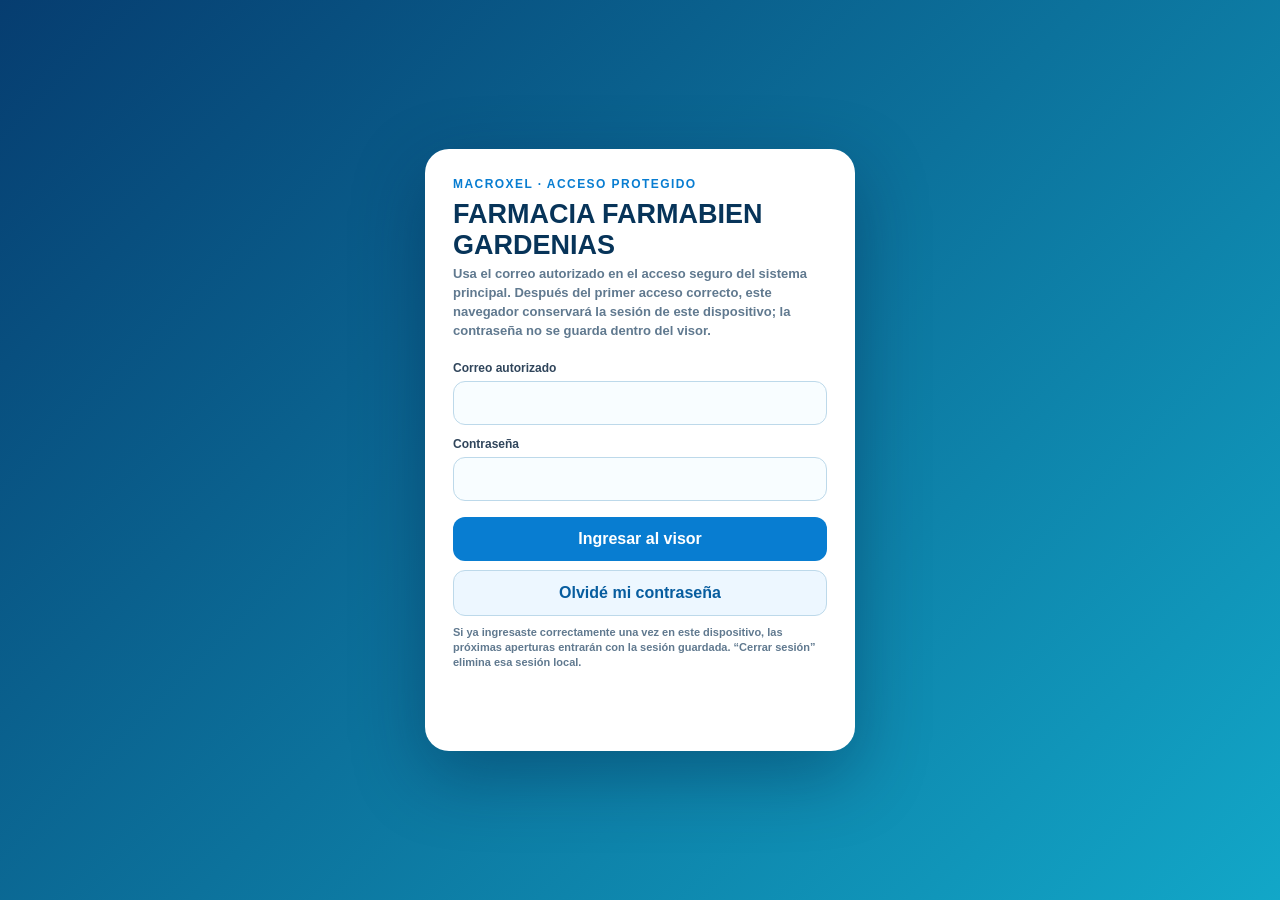
<file: docs/index.html>
<!doctype html>
<html lang="es">
<head>
<meta charset="utf-8">
<meta name="viewport" content="width=device-width,initial-scale=1,viewport-fit=cover">
<title>Macroxel — Visor de Ventas Farmacia</title>
<link rel="icon" type="image/png" href="[data-uri]">
<link rel="apple-touch-icon" href="[data-uri]">
<style>
:root{--bg:#eaf8ff;--card:#fff;--ink:#073459;--mut:#60798f;--edge:#b9ddf3;--blue:#1689f7;--green:#18c978;--red:#e84662;--amber:#f5aa16;--shadow:0 10px 24px rgba(29,82,118,.12)}
[hidden]{display:none!important}
*{box-sizing:border-box}body{margin:0;background:linear-gradient(180deg,#eaf8ff,#f8fdff);font-family:Arial,Helvetica,sans-serif;color:var(--ink);font-weight:800}.app{max-width:1120px;margin:auto;padding:14px}.top{display:flex;align-items:center;justify-content:space-between;gap:10px;margin:2px 0 12px}.brand{display:flex;align-items:center;gap:10px}.logo{width:48px;height:48px;border-radius:14px;overflow:hidden;flex:0 0 auto;box-shadow:0 6px 16px rgba(4,31,78,.28);background:#071b48;border:0;padding:0;cursor:pointer;appearance:none;-webkit-appearance:none;transition:transform .15s ease,box-shadow .15s ease}.logo:hover{transform:translateY(-1px);box-shadow:0 8px 19px rgba(4,31,78,.32)}.logo:active{transform:translateY(0)}.logo:focus-visible{outline:3px solid #49b8f5;outline-offset:3px}.logo img{display:block;width:100%;height:100%;object-fit:cover}.brand h1{font-size:25px;line-height:1;margin:0}.brand small{color:var(--mut);font-weight:800}.status{display:inline-flex;align-items:center;gap:7px;border:1px solid var(--edge);background:#fff;border-radius:999px;padding:7px 13px;color:var(--mut);font-size:12px}.dot{width:10px;height:10px;border-radius:50%;background:var(--red);box-shadow:0 0 10px currentColor}.dot.ok{background:var(--green)}.dot.warn{background:var(--amber)}
.tabs{display:grid;grid-template-columns:repeat(5,1fr);gap:10px;margin:12px 0}.tab{border:1px solid var(--edge);background:#fff;border-radius:18px;padding:14px 10px;box-shadow:var(--shadow);cursor:pointer;color:var(--ink);font-weight:900}.tab.active{background:#dff4ff;border-color:#49b8f5}.box{background:#ffffffd9;border:1px solid var(--edge);border-radius:22px;box-shadow:var(--shadow);padding:14px}.hidden{display:none!important}.toolbar{display:grid;grid-template-columns:1fr 1fr 1.3fr auto;gap:10px;margin-bottom:12px}.field label{display:block;font-size:11px;color:var(--mut);margin:0 0 5px;text-transform:uppercase}input,select,button,textarea{font:inherit}input,select,textarea{width:100%;border:1px solid var(--edge);border-radius:14px;padding:10px 12px;background:#f8fdff;color:var(--ink);font-weight:900}textarea{min-height:112px;resize:vertical;line-height:1.4}.btn{border:0;border-radius:14px;padding:10px 14px;color:#fff;background:#17283a;cursor:pointer;font-weight:900}.btn.blue{background:linear-gradient(180deg,#31a4ff,#1376e9)}.btn.green{background:linear-gradient(180deg,#27ca75,#109a4f)}.head{display:flex;justify-content:space-between;align-items:flex-start;gap:10px;margin-bottom:10px}.head h2{font-size:25px;margin:0}.sub{color:var(--mut);font-size:13px}.updated{border:1px solid var(--edge);background:#f5fbff;border-radius:999px;padding:8px 12px;color:var(--mut);font-size:12px}.bar{border:1px solid var(--edge);background:#f7fcff;border-radius:16px;padding:11px 14px;margin:10px 0;font-size:15px}.section{font-size:20px;margin:18px 0 10px}.grid{display:grid;grid-template-columns:repeat(3,1fr);gap:12px}.card{background:linear-gradient(180deg,#fff,#f4fbff);border:1px solid var(--edge);border-radius:24px;padding:14px;min-height:112px;display:flex;flex-direction:column;justify-content:center;text-align:center;box-shadow:0 7px 18px rgba(29,82,118,.06)}.label{font-size:12px;color:#3d5267;text-transform:uppercase}.value{font-size:29px;margin:9px 0 4px}.hint{font-size:12px;color:var(--mut);font-weight:700}table{width:100%;border-collapse:collapse;background:#f7fcff;border-radius:16px;overflow:hidden}th{background:#dff2ff;text-align:left;font-size:12px}td,th{padding:9px;border-bottom:1px solid #d4ecfb;vertical-align:top}.storeList{display:grid;grid-template-columns:repeat(2,1fr);gap:10px}.storeCard{border:1px solid var(--edge);background:#f7fcff;border-radius:18px;padding:12px}.chartGrid{display:grid;grid-template-columns:repeat(2,1fr);gap:12px}.chartBox{border:1px solid var(--edge);background:#f7fcff;border-radius:20px;padding:13px}.chartBox.wide{grid-column:1/-1}.chartTitle{margin:0 0 10px;font-size:16px}.chartMeta{display:flex;gap:8px;flex-wrap:wrap;margin:0 0 10px}.chartPill{border:1px solid var(--edge);background:#fff;border-radius:999px;padding:6px 9px;font-size:11px;color:var(--mut)}.dailyChartScroll{overflow:hidden;padding-bottom:4px}.dailyChart{display:block;width:100%;max-width:100%;min-width:0;height:auto}.barRow{display:grid;grid-template-columns:1fr 90px;gap:5px 9px;margin-bottom:8px;font-size:12px}.barName{grid-column:1/3;white-space:normal}.barTrack{height:16px;border-radius:999px;background:#dceffb;overflow:hidden}.barFill{height:100%;border-radius:999px;background:linear-gradient(90deg,#1689f7,#19c978);min-width:2px}.barVal{text-align:right}.headActions{display:flex;align-items:center;gap:8px;flex-wrap:wrap;justify-content:flex-end}.pdfMsg{margin-top:10px}.pdfMsg:empty{display:none}.notice{border:1px solid #f7c883;background:#fff8eb;color:#864b08;border-radius:14px;padding:10px 12px;font-size:12px}.alertGrid{display:grid;grid-template-columns:minmax(220px,.75fr) minmax(320px,1.8fr);gap:12px;align-items:start}.alertActions{display:flex;gap:10px;flex-wrap:wrap;margin-top:10px}.alertActions .btn{min-width:160px}.alertPreview{margin-top:12px;border:1px solid var(--edge);background:#f7fcff;border-radius:16px;padding:12px;min-height:72px}.alertPreview.active{background:linear-gradient(180deg,#f4fff9,#effaf5);border-color:#a8dfc2}.alertPreviewTop{display:flex;align-items:center;justify-content:space-between;gap:10px;margin-bottom:8px}.alertState{display:inline-flex;align-items:center;gap:6px;border:1px solid #9eddbb;background:#e8fff2;color:#08733c;border-radius:999px;padding:5px 9px;font-size:10px;font-weight:900;letter-spacing:.4px}.alertText{font-size:16px;font-weight:900;line-height:1.4;color:#183247;white-space:pre-wrap;overflow-wrap:anywhere}.alertMeta{margin-top:8px;font-size:11px;color:var(--mut)}.charCounter{text-align:right;margin-top:5px;font-size:11px;color:var(--mut);font-weight:800}.fieldLabelRow{display:flex;align-items:center;justify-content:space-between;gap:8px;margin-bottom:5px}.fieldLabelRow label{margin:0!important}.iconBtn{width:34px;height:30px;display:inline-flex;align-items:center;justify-content:center;border:1px solid var(--edge);border-radius:10px;background:#fff;color:#9e1e32;cursor:pointer;padding:0;font-size:16px;line-height:1;box-shadow:0 3px 9px rgba(29,82,118,.08)}.iconBtn:hover{background:#fff1f3;border-color:#efb0b8}.iconBtn:active{transform:translateY(1px)}.notice.ok{border-color:#a8dfc2;background:#f0fff7;color:#08733c}.notice.error{border-color:#efb0b8;background:#fff3f5;color:#9e1e32}.empty{padding:18px;text-align:center;color:var(--mut);border:1px dashed var(--edge);border-radius:16px;background:#f7fcff}.mini{font-size:12px;color:var(--mut)}.dailyChartDetail{display:flex;align-items:center;gap:8px;flex-wrap:wrap;margin:0 0 9px;padding:8px 10px;border:1px solid var(--edge);border-radius:13px;background:#fff;font-size:11px;color:var(--mut);min-height:36px}.dailyChartDetail strong{color:var(--ink)}.dailyDetailItem{display:inline-flex;align-items:center;gap:4px;padding:4px 7px;border:1px solid #d7eaf6;border-radius:999px;background:#f7fcff;white-space:nowrap}.dailyBar{cursor:pointer;outline:none}.dailyBar .dailyHit{pointer-events:all}.dailyBar.active .dailySegment{stroke:#183247;stroke-width:1.6}.dailyBar:focus .dailySegment{stroke:#183247;stroke-width:1.6}

.compactFilters{grid-template-columns:minmax(150px,.9fr) minmax(125px,.72fr) minmax(120px,.68fr);max-width:610px;align-items:end;justify-content:start}
.compactField{display:grid;grid-template-columns:30px minmax(0,1fr);align-items:center;border:1px solid var(--edge);border-radius:14px;background:#f8fdff;overflow:hidden;min-width:0}
.compactField label{display:flex;align-items:center;justify-content:center;margin:0!important;height:100%;min-height:38px;font-size:16px!important;background:#e9f7ff;border-right:1px solid var(--edge);cursor:default;user-select:none}
.compactField input,.compactField select{border:0;border-radius:0;background:transparent;padding:8px 8px;min-width:0;height:38px;font-size:12px;outline:none}
.compactField input:focus,.compactField select:focus{box-shadow:inset 0 0 0 2px rgba(22,137,247,.2)}
.storeField{max-width:175px}.userField{max-width:180px}.dateField{max-width:205px}
@media(max-width:720px){.logoConfigPanel{margin:-2px 0 7px;padding:8px;border-radius:14px}.logoConfigGrid{grid-template-columns:1fr;gap:6px}.logoConfigGrid .btn{width:100%;padding:8px 10px}.logoConfigPanel .field label{font-size:8px}.logoConfigPanel input{height:34px;padding:6px 8px;font-size:10px}.designerCredit{font-size:9px;padding:7px 5px;margin-top:7px}.iconBtn{width:32px;height:28px;font-size:15px}.app{padding:8px}.top{margin:0 0 8px}.brand h1{font-size:18px}.brand small{font-size:11px}.logo{width:38px;height:38px;border-radius:11px}.status{font-size:10px;padding:5px 8px}.tabs{display:flex;gap:7px;overflow-x:auto;margin:8px 0;padding-bottom:2px}.tab{min-width:112px;padding:10px 8px;border-radius:15px;font-size:12px}.box{border-radius:16px;padding:9px}.toolbar{grid-template-columns:minmax(0,1.18fr) minmax(0,.88fr) minmax(0,.88fr);gap:5px;margin-bottom:7px}.compactFilters{max-width:none;width:100%}.compactField{grid-template-columns:25px minmax(0,1fr);border-radius:11px}.compactField label{min-height:34px;font-size:14px!important}.compactField input,.compactField select{height:34px;padding:5px 4px;font-size:10px}.dateField,.userField,.storeField{max-width:none}.field label{font-size:9px}.head{display:block}.head h2{font-size:18px;letter-spacing:.5px}.sub{font-size:11px}.updated{display:inline-block;margin-top:6px;font-size:10px;padding:6px 9px}.bar{font-size:12px;line-height:1.25;padding:8px 9px;border-radius:13px;margin:7px 0}.section{font-size:16px;margin:12px 0 7px}.grid{grid-template-columns:repeat(2,minmax(0,1fr));gap:7px}.card{min-height:72px;border-radius:15px;padding:8px;text-align:left}.label{font-size:9px}.value{font-size:20px;margin:5px 0 2px}.hint{font-size:9px}.storeList,.chartGrid{grid-template-columns:1fr;gap:7px}.storeCard,.chartBox{border-radius:15px;padding:9px}.chartTitle{font-size:13px}.headActions{justify-content:flex-start;margin-top:7px}.headActions .btn{width:100%}.dailyChart{width:100%;max-width:100%;min-width:0;height:auto}.dailyChartScroll{overflow:hidden}.barRow{grid-template-columns:1fr 68px;font-size:10px}.barTrack{height:12px}.alertGrid{grid-template-columns:1fr}.alertActions .btn{width:100%}.alertActions{display:grid;grid-template-columns:1fr;gap:7px}table,thead,tbody,tr,th,td{display:block;width:100%}thead{display:none}tbody tr{background:#f7fcff;border:1px solid var(--edge);border-radius:14px;margin:7px 0;padding:6px 8px}td{display:flex;justify-content:space-between;gap:10px;text-align:right;border-bottom:1px solid #d4ecfb;padding:7px 2px;font-size:11px}td:last-child{border-bottom:0}td:before{content:attr(data-label);font-weight:900;text-align:left;min-width:42%;color:#4e6173}td[colspan]{display:block;text-align:left}.dailyChartDetail{font-size:9px;padding:6px 7px;gap:5px;min-height:32px}.dailyDetailItem{padding:3px 5px}.notice{font-size:10px;padding:8px}}
.monthSummary{margin:0 0 12px}.balanceNote{margin:0 0 10px;font-size:12px;color:var(--mut);font-weight:700}.barFill.expense{background:linear-gradient(90deg,#f59b23,#e84662)}.barFill.balance{background:linear-gradient(90deg,#19c978,#1689f7)}

.cleanBarRow{grid-template-columns:minmax(95px,160px) 1fr!important}
.cleanBarRow .barTrack{min-width:0}

.logoConfigPanel{margin:-3px 0 10px;background:#ffffffed;border:1px solid var(--edge);border-radius:18px;padding:11px;box-shadow:var(--shadow)}
.logoConfigGrid{display:grid;grid-template-columns:minmax(0,1fr) auto;gap:9px;align-items:end}
.logoConfigPanel .notice{margin-top:8px}
.designerCredit{margin-top:9px;padding:8px 10px;border-top:1px solid var(--edge);text-align:center;font-size:11px;color:#455c70;line-height:1.35}
</style>
<style>
.authScreen{min-height:100vh;display:grid;place-items:center;padding:24px;background:linear-gradient(135deg,#063d70,#12a7c8)}
.authCard{width:min(430px,100%);background:#fff;border-radius:24px;padding:28px;box-shadow:0 24px 70px rgba(2,26,61,.35)}
.authCard h1{margin:8px 0 4px;font-size:27px}.authCard p{margin:0 0 20px;color:#60798f;font-size:13px;line-height:1.45}
.authCard label{display:block;margin:12px 0 6px;color:#30455b;font-size:12px}.authCard input{width:100%;height:44px;border:1px solid #bdd9ea;border-radius:12px;padding:0 12px;font:inherit}
.authCard button{width:100%;margin-top:16px;border:0;border-radius:12px;padding:13px;background:#087dd1;color:#fff;font:inherit;font-weight:900;cursor:pointer}.authCard button:disabled{opacity:.62;cursor:wait}
.authSecondary{background:#edf7ff!important;color:#075d9f!important;border:1px solid #bdd9ea!important;margin-top:9px!important}.authHint{display:block;margin-top:9px;color:#60798f;font-size:11px;line-height:1.4}.authMessage{min-height:20px;margin-top:12px!important;color:#b4232f!important}.authMessage.ok{color:#087a43!important}.authMark{font-size:12px;color:#087dd1;letter-spacing:.12em}.sessionBtn{border:1px solid #bdd9ea;background:#fff;color:#174a70;border-radius:999px;padding:7px 11px;font-weight:900;cursor:pointer}
</style>
</head>
<body>
<!-- Macroxel Visor de Ventas Farmacia: conexión operativa recibida del paquete central. -->
<section id="authScreen" class="authScreen">
  <form id="authForm" class="authCard" autocomplete="on">
    <div class="authMark">MACROXEL · ACCESO PROTEGIDO</div>
    <h1 id="authFarmacia">Visor de Ventas</h1>
    <p>Usa el correo autorizado en el acceso seguro del sistema principal. Después del primer acceso correcto, este navegador conservará la sesión de este dispositivo; la contraseña no se guarda dentro del visor.</p>
    <label for="authEmail">Correo autorizado</label><input id="authEmail" type="email" autocomplete="username" required>
    <label for="authPassword">Contraseña</label><input id="authPassword" type="password" autocomplete="current-password" minlength="6" required>
    <button id="authSubmitBtn" type="submit">Ingresar al visor</button>
    <button id="authResetBtn" class="authSecondary" type="button">Olvidé mi contraseña</button>
    <small class="authHint">Si ya ingresaste correctamente una vez en este dispositivo, las próximas aperturas entrarán con la sesión guardada. “Cerrar sesión” elimina esa sesión local.</small>
    <p id="authMessage" class="authMessage" role="status" aria-live="polite"></p>
  </form>
</section>
<div id="app" class="app" hidden>
  <header class="top">
    <div class="brand"><button id="logoConfigBtn" class="logo" type="button" title="Conexión Firebase" aria-label="Abrir conexión Firebase" aria-expanded="false"><img src="[data-uri]" alt="Logo Macroxel"></button><div><h1>Visor de Ventas Farmacia</h1><small>Reportes enviados desde FarmaControl</small></div></div>
    <div style="display:flex;align-items:center;gap:8px"><div class="status"><span id="dot" class="dot"></span><span id="status">Sin conexión</span></div><button id="logoutBtn" class="sessionBtn" type="button">Cerrar sesión</button></div>
  </header>

  <section id="logoConfigPanel" class="logoConfigPanel" aria-label="Estado de conexión">
    <div id="urlMsg" class="notice">Cargando la conexión generada por el sistema principal…</div>
    <div class="designerCredit"><strong>Diseñado Por- LIC. J. César Astudillo Guzmán. TEL: 5564216859.</strong></div>
  </section>

  <nav class="tabs">
    <button class="tab active" data-tab="resumen">📊 Resumen día</button>
    <button class="tab" data-tab="graficos">📈 Gráficos</button>
    <button class="tab" data-tab="alertas">🔔 Alertas</button>
    <button class="tab" data-tab="mensual">🧾 Mensual</button>
    <button class="tab" data-tab="sucursales">🏪 Sucursales</button>
  </nav>

  <div id="filterBar" class="toolbar compactFilters" aria-label="Filtros del monitor">
    <div class="field compactField dateField"><label for="fecha" title="Fecha" aria-label="Fecha">📅</label><input id="fecha" type="date" title="Fecha" aria-label="Fecha"></div>
    <div class="field compactField userField"><label for="usuario" title="Usuario" aria-label="Usuario">👤</label><select id="usuario" title="Usuario" aria-label="Usuario"></select></div>
    <div class="field compactField storeField"><label for="tienda" title="Tienda" aria-label="Tienda">🏪</label><select id="tienda" title="Tienda" aria-label="Tienda"></select></div>
  </div>

  <section id="tab-resumen" class="box">
    <div id="line" class="bar">Sin datos cargados.</div>
    <div class="section">📌 Indicadores principales</div>
    <div id="cards" class="grid"></div>
    <div class="section">🧾 Resumen de servicios realizados</div>
    <table id="servicesTable"></table>
    <div class="section">Detalle por usuario con ventas</div>
    <table id="userTable"></table>
  </section>

  <section id="tab-sucursales" class="box hidden">
    <div class="head"><div><h2>🏪 Sucursales</h2><div class="sub">Tiendas detectadas en reportes diarios.</div></div><div id="storeCount" class="updated">0</div></div>
    <div id="stores" class="storeList"></div>
  </section>

  <section id="tab-mensual" class="box hidden">
    <div class="head"><div><h2>🧾 Mensual</h2><div class="sub">Venta global del mes menos todos los gastos registrados: VENTA, CORTES y EXTERNO.</div></div><div class="headActions"><div id="monthLabel" class="updated">—</div><button id="monthlyPdfBtn" class="btn blue" type="button">📤 Enviar reporte PDF</button></div></div>
    <div id="monthCards" class="grid monthSummary"></div>
    <table id="monthTable"></table>
    <div id="monthlyPdfMsg" class="notice pdfMsg"></div>
  </section>

  <section id="tab-graficos" class="box hidden">
    <div class="head"><div><h2>📈 Gráficos</h2><div class="sub">Día: solo gastos VENTA. Mes: todos los gastos sobre la venta global.</div></div><div id="graphLabel" class="updated">—</div></div>
    <div id="graphGrid" class="chartGrid"></div>
  </section>

  <section id="tab-alertas" class="box hidden">
    <div class="head"><div><h2>🔔 Centro de alertas</h2><div class="sub">Comunicación directa por sucursal. Solo se conserva la alerta vigente.</div></div><div class="updated">1 alerta por sucursal</div></div>
    <div class="alertGrid">
      <div class="field"><label>Destino</label><select id="alertStore"><option value="">Sin sucursales detectadas</option></select></div>
      <div class="field"><div class="fieldLabelRow"><label>Mensaje</label><button id="clearAlertBtn" class="iconBtn" type="button" title="Limpiar mensaje" aria-label="Limpiar mensaje">🗑️</button></div><textarea id="alertMessage" maxlength="280" placeholder="Escribe una instrucción breve y clara.">Pedido Rappi pendiente. Favor de atenderlo.</textarea><div id="alertCount" class="charCounter">0 / 280</div></div>
    </div>
    <div class="alertActions">
      <button id="sendAlertBtn" class="btn blue" type="button">Publicar alerta</button>
      <button id="deleteAlertBtn" class="btn" type="button">Retirar alerta</button>
    </div>
    <div id="alertMsg" class="notice">Selecciona el destino y publica el aviso.</div>
    <div id="alertPreview" class="alertPreview"><span class="mini">Sin alerta activa.</span></div>
  </section>

</div>

<script>
(function(){
'use strict';
const $=id=>document.getElementById(id);
const BOOTSTRAP_FILE='macroxel-config.json';
const RESERVED_FIREBASE_PROJECT_PREFIX='licenciasmacroxel-';
const ALERTS_ROOT='/alertas';
const DATA={raw:{},rows:[],currentTab:'resumen'};
const RUNTIME={firebaseUrl:'',firebaseApiKey:'',tiendaId:'',pharmacyName:'Farmacia',auth:null,bootstrapReady:false};
const DEVICE_SESSION_VERSION=1;
const LAST_EMAIL_KEY='macroxelCentralViewerLastEmail';
const money=v=>Number(v||0).toLocaleString('es-MX',{style:'currency',currency:'MXN'});
const n=v=>Number(v||0).toLocaleString('es-MX');
const norm=s=>String(s??'').trim();
const isObj=x=>x&&typeof x==='object'&&!Array.isArray(x);
function num(v){if(v==null||v==='')return 0;if(typeof v==='number')return v;return Number(String(v).replace(/[^0-9.-]/g,''))||0}
function isoDate(v){if(!v)return'';v=String(v);let m=v.match(/(20\d{2})[-\/](\d{1,2})[-\/](\d{1,2})/);if(m)return `${m[1]}-${m[2].padStart(2,'0')}-${m[3].padStart(2,'0')}`;m=v.match(/(\d{1,2})[-\/](\d{1,2})[-\/](20\d{2})/);if(m)return `${m[3]}-${m[2].padStart(2,'0')}-${m[1].padStart(2,'0')}`;return''}
function ym(d){return String(d||'').slice(0,7)}
function localISODate(d=new Date()){const y=d.getFullYear(),m=String(d.getMonth()+1).padStart(2,'0'),day=String(d.getDate()).padStart(2,'0');return `${y}-${m}-${day}`}
function localDateTime(d=new Date()){return d.toLocaleString('es-MX',{year:'numeric',month:'2-digit',day:'2-digit',hour:'2-digit',minute:'2-digit',second:'2-digit'})}
function key(s){return norm(s).toUpperCase().normalize('NFD').replace(/[\u0300-\u036f]/g,'').replace(/[^A-Z0-9]+/g,'_').replace(/^_+|_+$/g,'')||'SIN_TIENDA'}
function normalizeFirebaseUrl(value){try{const u=new URL(String(value||'').trim());const host=String(u.hostname||'').toLowerCase();if(u.protocol!=='https:'||(!/^[a-z0-9-]+\.firebaseio\.com$/.test(host)&&!/^[a-z0-9-]+(?:\.[a-z0-9-]+)?\.firebasedatabase\.app$/.test(host))||host.startsWith(RESERVED_FIREBASE_PROJECT_PREFIX))return'';u.username='';u.password='';u.hash='';u.search='';u.pathname=String(u.pathname||'').replace(/\.json$/i,'').replace(/\/reportes_diarios(?:\/.*)?$/i,'').replace(/\/+$/,'');return u.toString().replace(/\/+$/,'')}catch(_){return''}}
async function fetchTimed(url,options={},timeoutMs=15000){const controller=new AbortController(),timer=setTimeout(()=>controller.abort(),timeoutMs);try{return await fetch(url,{...options,signal:controller.signal})}catch(error){if(error?.name==='AbortError')throw new Error('La validación tardó demasiado. Revisa Internet e inténtalo nuevamente.');throw error}finally{clearTimeout(timer)}}
function deviceSessionKey(){return `macroxelCentralViewerDeviceSession:${RUNTIME.tiendaId||'SIN_TIENDA'}`}
function setAuthMessage(message='',ok=false){const el=$('authMessage');el.textContent=String(message||'');el.classList.toggle('ok',!!ok)}
function rememberedEmail(){return norm(localStorage.getItem(LAST_EMAIL_KEY)||'')}
function saveDeviceSession(){if(!RUNTIME.auth?.refreshToken||!RUNTIME.tiendaId)return;const payload={version:DEVICE_SESSION_VERSION,storeId:RUNTIME.tiendaId,firebaseUrl:RUNTIME.firebaseUrl,uid:RUNTIME.auth.uid||'',email:RUNTIME.auth.email||'',refreshToken:RUNTIME.auth.refreshToken,savedAt:Date.now()};localStorage.setItem(deviceSessionKey(),JSON.stringify(payload));if(payload.email)localStorage.setItem(LAST_EMAIL_KEY,payload.email)}
function loadDeviceSession(){try{const raw=JSON.parse(localStorage.getItem(deviceSessionKey())||'null');if(Number(raw?.version)!==DEVICE_SESSION_VERSION||raw?.storeId!==RUNTIME.tiendaId||normalizeFirebaseUrl(raw?.firebaseUrl)!==RUNTIME.firebaseUrl||!raw?.refreshToken)return null;return {uid:norm(raw.uid),email:norm(raw.email),idToken:'',refreshToken:String(raw.refreshToken),expiresAt:0}}catch(_){return null}}
function clearDeviceSession({keepEmail=true}={}){try{localStorage.removeItem(deviceSessionKey())}catch(_){}sessionStorage.removeItem('macroxelSalesViewerSession');if(!keepEmail)try{localStorage.removeItem(LAST_EMAIL_KEY)}catch(_){}}
async function loadBootstrap(){localStorage.removeItem('MACROXEL_MONITOR_FIREBASE_URL');const configUrl=new URL(BOOTSTRAP_FILE,document.baseURI);configUrl.searchParams.set('t',Date.now());const response=await fetchTimed(configUrl.href,{method:'GET',cache:'no-store',headers:{Accept:'application/json'}},12000);if(!response.ok)throw new Error('No se encontró la configuración central de visores.');const config=await response.json();const firebaseUrl=normalizeFirebaseUrl(config?.firebaseUrl||config?.firebaseDatabaseUrl);const firebaseApiKey=norm(config?.firebaseApiKey);const tiendaId=norm(config?.tiendaId||config?.storeId);const modules=Array.isArray(config?.modules)?config.modules:[];if(Number(config?.version||0)!==4||config?.source!=='Macroxel FarmaControl'||config?.purpose!=='central-viewers'||!modules.includes('sales-reports')||!firebaseUrl||!firebaseApiKey||!/^[A-Za-z0-9_-]{1,160}$/.test(tiendaId))throw new Error('Publica nuevamente la carpeta central desde Configuración; falta la conexión segura de los visores.');RUNTIME.firebaseUrl=firebaseUrl;RUNTIME.firebaseApiKey=firebaseApiKey;RUNTIME.tiendaId=tiendaId;RUNTIME.pharmacyName=norm(config?.pharmacyName)||'Farmacia';RUNTIME.bootstrapReady=true;$('authFarmacia').textContent=RUNTIME.pharmacyName;$('urlMsg').textContent='✅ Conexión central cargada desde el sistema principal.';return true}
async function ensureBootstrap(){if(RUNTIME.bootstrapReady&&RUNTIME.firebaseApiKey&&RUNTIME.firebaseUrl)return true;return await loadBootstrap()}
function base(){return RUNTIME.firebaseUrl}
function setStatus(txt,cls){$('status').textContent=txt;$('dot').className='dot '+(cls||'')}
function validUrl(url){return normalizeFirebaseUrl(url)!==''}
function authError(code=''){const c=String(code||'').toUpperCase();if(c.includes('INVALID_LOGIN_CREDENTIALS')||c.includes('INVALID_PASSWORD')||c.includes('EMAIL_NOT_FOUND'))return 'Correo o contraseña incorrectos.';if(c.includes('USER_DISABLED'))return 'Este usuario está deshabilitado en Firebase Auth.';if(c.includes('TOO_MANY_ATTEMPTS'))return 'Hay demasiados intentos. Espera unos minutos e inténtalo nuevamente.';if(c.includes('EMAIL_NOT_FOUND'))return 'Ese correo no está registrado en Firebase Auth.';return 'No fue posible iniciar sesión. Revisa la conexión e inténtalo nuevamente.'}
async function identityLogin(email,password){await ensureBootstrap();email=norm(email).toLowerCase();if(!email||!password)throw new Error('Escribe el correo y la contraseña.');const response=await fetchTimed(`https://identitytoolkit.googleapis.com/v1/accounts:signInWithPassword?key=${encodeURIComponent(RUNTIME.firebaseApiKey)}`,{method:'POST',headers:{'Content-Type':'application/json'},body:JSON.stringify({email,password,returnSecureToken:true})},15000);const body=await response.json().catch(()=>({}));if(!response.ok)throw new Error(authError(body?.error?.message));if(!body?.localId||!body?.refreshToken)throw new Error('Firebase no devolvió una sesión válida.');RUNTIME.auth={uid:body.localId,email:body.email||email,idToken:body.idToken,refreshToken:body.refreshToken,expiresAt:Date.now()+(Number(body.expiresIn)||3600)*1000};sessionStorage.setItem('macroxelSalesViewerSession',JSON.stringify(RUNTIME.auth));saveDeviceSession();return true}
async function refreshAuth(){await ensureBootstrap();if(!RUNTIME.auth?.refreshToken)throw new Error('La sesión terminó. Inicia sesión nuevamente.');const response=await fetchTimed(`https://securetoken.googleapis.com/v1/token?key=${encodeURIComponent(RUNTIME.firebaseApiKey)}`,{method:'POST',headers:{'Content-Type':'application/x-www-form-urlencoded'},body:new URLSearchParams({grant_type:'refresh_token',refresh_token:RUNTIME.auth.refreshToken})},15000);const body=await response.json().catch(()=>({}));if(!response.ok)throw new Error('La sesión guardada ya no es válida. Inicia sesión nuevamente.');RUNTIME.auth={...RUNTIME.auth,uid:body.user_id||RUNTIME.auth.uid,idToken:body.id_token,refreshToken:body.refresh_token||RUNTIME.auth.refreshToken,expiresAt:Date.now()+(Number(body.expires_in)||3600)*1000};sessionStorage.setItem('macroxelSalesViewerSession',JSON.stringify(RUNTIME.auth));saveDeviceSession()}
async function sendPasswordReset(){await ensureBootstrap();const email=norm($('authEmail').value).toLowerCase();if(!email)throw new Error('Escribe primero el correo autorizado.');const response=await fetchTimed(`https://identitytoolkit.googleapis.com/v1/accounts:sendOobCode?key=${encodeURIComponent(RUNTIME.firebaseApiKey)}`,{method:'POST',headers:{'Content-Type':'application/json'},body:JSON.stringify({requestType:'PASSWORD_RESET',email})},15000);const body=await response.json().catch(()=>({}));if(!response.ok){const code=body?.error?.message||'';if(String(code).includes('EMAIL_NOT_FOUND'))throw new Error('Ese correo no está registrado en Firebase Auth.');throw new Error('No fue posible enviar el correo para restablecer la contraseña.')}localStorage.setItem(LAST_EMAIL_KEY,email);return true}
function logout(message='Sesión cerrada en este dispositivo.'){RUNTIME.auth=null;clearDeviceSession({keepEmail:true});$('app').hidden=true;$('authScreen').hidden=false;$('authPassword').value='';setAuthMessage(message,false);setStatus('Sin sesión','')}
async function firebaseRequest(path,options={},retry=true){let url=base();if(!url)throw new Error('Falta la conexión central');if(!RUNTIME.auth?.idToken)throw new Error('Debes iniciar sesión.');if(Date.now()>Number(RUNTIME.auth.expiresAt||0)-60000)await refreshAuth();const target=new URL(url+path+'.json');target.searchParams.set('auth',RUNTIME.auth.idToken);if(!options.method||options.method==='GET')target.searchParams.set('ts',Date.now());let r=await fetch(target,options);if(r.status===401&&retry){await refreshAuth();return firebaseRequest(path,options,false)}if(!r.ok)throw new Error('Firebase '+r.status+' '+r.statusText);if(r.status===204)return null;let txt=await r.text();return txt?JSON.parse(txt):null}
async function get(path){return await firebaseRequest(path,{method:'GET'})||{}}
async function put(path,value){return await firebaseRequest(path,{method:'PUT',headers:{'Content-Type':'application/json'},body:JSON.stringify(value)})}
async function remove(path){return await firebaseRequest(path,{method:'DELETE'})}
function pick(o,keys){for(const k of keys){if(o&&Object.prototype.hasOwnProperty.call(o,k)&&o[k]!=null&&o[k]!=='')return o[k]}return 0}
function metric(src,keys){let a=num(pick(src,keys));if(a)return a;return 0}
const KEYS={
 ventas:['totalVentas','ventasActivas','ventasNetas','ventasDia','ventaTotal','totalVenta','ventas','farmaciaProductosMontoUI','farmaciaMontoUI'],
 efectivo:['efectivo','efectivoMonto','efectivoTotal','efectivoVentas','cash'],
 tarjeta:['tarjeta','tarjetaMonto','tarjetaTotal','tarjetaVentas','tpv','card'],
 gastosCaja:['gastosCajaDia','gastosDia','gastosDelDia','gastosMonto','gastosDiaMontoUI'],
 gastosTotales:['gastosRegistradosDia','gastosTotalesDia','gastosGlobalesDia','gastosTotalDia'],
 gastosInformativos:['gastosInformativosDia','gastosOtrosDia'],
 gastosCortes:['gastosCortesDia'],
 gastosExternos:['gastosExternosDia'],
 ganancia:['gananciaProducto','gananciaProductoUI','ganancia','utilidad','utilidadNeta'],
 costo:['costoProductoVendido','costoProductoVendidoUI','costoTotal','costoVendido','costo'],
 iva:['totalIVA','ivaCobrado','ivaDia','ivaAcumulado','ivaTotal','ivaMensual','iva'],
 descuentos:['descuentosDia','descuentosTotal','totalDescuentos','descuentoMonto','descuento','descuentos'],
 monedero:['monederoUsado','monedero','saldoUsado','usoSaldo'],
 servicios:['serviciosRealizados','totalServiciosMonto','serviciosMonto','serviciosMontoUI','serviciosDiaMonto'],
 serviciosCantidad:['serviciosCantidad','totalServiciosCantidad','serviciosRealizadosCantidad'],
 lineas:['lineas','lineasTotal','items','piezas','pzs','productos'],
 tickets:['tickets','ticketsTotal','ventasTickets','ticketCount','ticketsActivos'],
 cancelTotal:['canceladasImporte','canceladasTotal','canceladoTotal','ventasCanceladasMonto','canceladasMonto'],
 cancelTickets:['canceladasTickets','ticketsCancelados','ventasCanceladasTickets']
};
function hasMetric(src,keys){return keys.some(k=>src&&Object.prototype.hasOwnProperty.call(src,k)&&src[k]!=null&&src[k]!=='')}
function metricDefined(src,keys){for(const k of keys){if(src&&Object.prototype.hasOwnProperty.call(src,k)&&src[k]!=null&&src[k]!=='')return num(src[k])}return 0}
function gastoDetalleLista(record){
 const t=isObj(record?.totales)?record.totales:{};
 const d=isObj(record?.detalle)?record.detalle:(isObj(t.detalle)?t.detalle:{});
 return Array.isArray(d.gastos)?d.gastos:[];
}
function desgloseGastosDetalle(record){
 let total=0,caja=0,informativos=0,cortes=0,externos=0;
 gastoDetalleLista(record).forEach(g=>{
  const monto=Math.max(0,num(g?.cantidad??g?.monto??g?.total??0));
  const medio=norm(g?.medioPago||g?.origen||g?.tipoPago||'VENTA').toUpperCase();
  total+=monto;
  if(medio==='VENTA'){caja+=monto;return}
  informativos+=monto;
  if(medio==='CORTES'||medio==='CORTE')cortes+=monto;else externos+=monto;
 });
 return {total,caja,informativos,cortes,externos};
}
function metrics(record){
 const t=isObj(record.totales)?record.totales:{};
 const r={...record,...t};
 let m={};
 ['ventas','efectivo','tarjeta','ganancia','costo','iva','descuentos','monedero','servicios','serviciosCantidad','lineas','tickets','cancelTotal','cancelTickets'].forEach(k=>m[k]=metric(r,KEYS[k]));
 if(!m.cancelTotal&&isObj(r.canceladas))m.cancelTotal=num(r.canceladas.total||r.canceladas.monto||r.canceladas.importe);
 if(!m.cancelTickets&&isObj(r.canceladas))m.cancelTickets=num(r.canceladas.tickets||r.canceladas.ticket);
 if(!m.ganancia&&m.ventas&&m.costo)m.ganancia=m.ventas-m.costo;
 const detalle=desgloseGastosDetalle(record);
 const tieneTotal=hasMetric(r,KEYS.gastosTotales);
 const tieneCaja=hasMetric(r,KEYS.gastosCaja);
 const tieneInfo=hasMetric(r,KEYS.gastosInformativos);
 const tieneCortes=hasMetric(r,KEYS.gastosCortes);
 const tieneExternos=hasMetric(r,KEYS.gastosExternos);
 m.gastos=tieneTotal?metricDefined(r,KEYS.gastosTotales):(detalle.total>0?detalle.total:metricDefined(r,KEYS.gastosCaja));
 m.gastosCaja=tieneCaja?metricDefined(r,KEYS.gastosCaja):detalle.caja;
 m.gastosInformativos=tieneInfo?metricDefined(r,KEYS.gastosInformativos):Math.max(0,detalle.informativos||(m.gastos-m.gastosCaja));
 m.gastosCortes=tieneCortes?metricDefined(r,KEYS.gastosCortes):detalle.cortes;
 m.gastosExternos=tieneExternos?metricDefined(r,KEYS.gastosExternos):detalle.externos;
 m.efectivoNeto=m.efectivo-m.gastosCaja;
 m.saldoGastos=m.ventas-m.gastos;
 return m;
}
function looksReport(o){
 if(!isObj(o))return false;
 if(isObj(o.totales)||isObj(o.resumen)||isObj(o.detalle))return true;
 return Object.values(KEYS).flat().some(k=>Object.prototype.hasOwnProperty.call(o,k));
}
function storeFrom(record,path){
 let f=record.farmacia||{};
 let name=norm(record.tiendaActiva||record.nombreTienda||record.storeName||record.sucursal||record.nombreSucursal||f.nombre||f.sucursal||'');
 if(name)return name;
 let dateIndex=path.findIndex(x=>isoDate(x));
 if(dateIndex>0)return path[dateIndex-1];
 return 'SIN TIENDA';
}
function storeIdFrom(record,storeName){
 let f=record.farmacia||{};
 let explicit=norm(record.tiendaId||record.storeId||f.id||'');
 return /^[A-Za-z0-9_-]{1,160}$/.test(explicit)?explicit:key(storeName);
}
function userFrom(record,path){
 let u=norm(record.userActive||record.userForFiltro||record.usuarioActivo||record.usuario||record.user||'');
 if(u)return u;
 let dateIndex=path.findIndex(x=>isoDate(x));
 if(dateIndex>=0&&path[dateIndex+1])return path[dateIndex+1];
 return 'SIN USUARIO';
}
function dateFrom(record,path){
 let d=isoDate(record.fechaISO||record.dateISO||record.fecha||record.date||record.dia||record.updatedAt||record.createdAt);
 if(d)return d;
 for(const p of path){d=isoDate(p);if(d)return d;}
 return '';
}
function flatten(root){
 const rows=[];
 function walk(node,path){
  if(!isObj(node))return;
  if(looksReport(node)){
   let date=dateFrom(node,path), user=userFrom(node,path), storeName=storeFrom(node,path), storeId=storeIdFrom(node,storeName), m=metrics(node);
   rows.push({date,user,storeName,storeId,updatedAt:node.updatedAt||node.updatedAtLocal||node.createdAt||'',usuariosActivos:node.usuariosActivos||[],raw:node,...m});
   return;
  }
  Object.entries(node).forEach(([k,v])=>walk(v,path.concat(k)));
 }
 walk(root,[]);
 return rows.filter(r=>r.date).sort((a,b)=>(a.date.localeCompare(b.date)||a.storeName.localeCompare(b.storeName)||a.user.localeCompare(b.user)));
}
function sum(rows){let s={reports:rows.length,ventas:0,efectivo:0,tarjeta:0,gastos:0,gastosCaja:0,gastosInformativos:0,gastosCortes:0,gastosExternos:0,ganancia:0,costo:0,iva:0,descuentos:0,monedero:0,servicios:0,serviciosCantidad:0,lineas:0,tickets:0,cancelTotal:0,cancelTickets:0};rows.forEach(r=>{Object.keys(s).forEach(k=>{if(k!=='reports')s[k]+=num(r[k])})});s.efectivoNeto=s.efectivo-s.gastosCaja;s.saldoDia=s.ventas-s.gastosCaja;s.saldoGastos=s.ventas-s.gastos;return s}
function currentRows(){let f=$('fecha').value,u=$('usuario').value,t=$('tienda').value;return DATA.rows.filter(r=>(!f||r.date===f)&&(u==='__ALL__'||r.user===u)&&(t==='GLOBAL'||r.storeId===t))}
function fillFilters(){
 let dates=[...new Set(DATA.rows.map(r=>r.date))].sort();if(!$('fecha').value&&dates.length)$('fecha').value=dates[dates.length-1];
 let f=$('fecha').value,dayRows=DATA.rows.filter(r=>!f||r.date===f);
 let stores=storesMap(dayRows),curT=$('tienda').value||'GLOBAL';$('tienda').innerHTML='<option value="GLOBAL">GLOBAL</option>'+Object.values(stores).map(s=>`<option value="${esc(s.id)}">${esc(s.name)}</option>`).join('');$('tienda').value=stores[curT]?curT:'GLOBAL';
 let selectedT=$('tienda').value,userRows=dayRows.filter(r=>selectedT==='GLOBAL'||r.storeId===selectedT),userSales={};userRows.forEach(r=>userSales[r.user]=(userSales[r.user]||0)+num(r.ventas));let users=Object.keys(userSales).filter(u=>userSales[u]>0).sort();let curU=$('usuario').value||'__ALL__';$('usuario').innerHTML='<option value="__ALL__">Todos</option>'+users.map(u=>`<option value="${esc(u)}">${esc(u)}</option>`).join('');$('usuario').value=users.includes(curU)?curU:'__ALL__';
}
function storesMap(rows=DATA.rows){let m={};rows.forEach(r=>{m[r.storeId]=m[r.storeId]||{id:r.storeId,name:r.storeName,reports:0,users:new Set(),ventas:0,latest:''};m[r.storeId].reports++;if(num(r.ventas)>0)m[r.storeId].users.add(r.user);m[r.storeId].ventas+=r.ventas;m[r.storeId].latest=String(r.updatedAt||r.date)>m[r.storeId].latest?String(r.updatedAt||r.date):m[r.storeId].latest});return m}
function fillAlertStores(){let stores=Object.values(storesMap(DATA.rows)).sort((a,b)=>a.name.localeCompare(b.name));let cur=$('alertStore').value;$('alertStore').innerHTML=stores.length?stores.map(s=>`<option value="${esc(s.id)}">${esc(s.name)}</option>`).join(''):'<option value="">Sin sucursales detectadas</option>';$('alertStore').value=stores.some(s=>s.id===cur)?cur:(stores[0]?.id||'')}
function alertPath(){let id=$('alertStore').value;return id?ALERTS_ROOT+'/'+id:''}
function setAlertMsg(text,type=''){$('alertMsg').textContent=text;$('alertMsg').className='notice'+(type?' '+type:'')}
function updateAlertCount(){let el=$('alertMessage'),count=el.value.length;$('alertCount').textContent=count+' / 280';$('alertCount').style.color=count>=260?'#9e1e32':''}
function clearAlertMessage(){let el=$('alertMessage');el.value='';updateAlertCount();el.focus();setAlertMsg('Campo de mensaje limpio.')}
function alertDate(a){let value=a?.timestamp??a?.updatedAt??a?.fechaHoraLocal??a?.fechaISO;if(value==null||value==='')return'—';if(typeof value==='number'||/^\d{10,}$/.test(String(value))){let d=new Date(Number(value));if(!Number.isNaN(d.getTime()))return d.toLocaleString('es-MX')}let d=new Date(value);return Number.isNaN(d.getTime())?String(value):d.toLocaleString('es-MX')}
async function loadAlert(){let path=alertPath(),preview=$('alertPreview');preview.classList.remove('active');if(!path){preview.innerHTML='<span class="mini">No hay una sucursal disponible.</span>';return}try{let a=await get(path),sucursal=$('alertStore').selectedOptions[0]?.textContent||'—';if(a&&a.mensaje&&a.activo!==false){preview.classList.add('active');preview.innerHTML=`<div class="alertPreviewTop"><b>Alerta vigente</b><span class="alertState">● ACTIVA</span></div><div class="alertText">${esc(a.mensaje)}</div><div class="alertMeta">${esc(sucursal)} · ${esc(alertDate(a))}</div>`}else{preview.innerHTML='<span class="mini">Sin alerta activa para esta sucursal.</span>'}}catch(e){preview.innerHTML='<span class="mini">No se pudo consultar la alerta: '+esc(e.message||e)+'</span>'}}
async function sendAlert(){let path=alertPath(),mensaje=$('alertMessage').value.trim();if(!path){setAlertMsg('Selecciona una sucursal.','error');return}if(!mensaje){setAlertMsg('Escribe un mensaje antes de publicarlo.','error');return}if(mensaje.length>280){setAlertMsg('El mensaje no puede exceder 280 caracteres.','error');return}let payload={activo:true,mensaje,timestamp:Date.now()};try{setAlertMsg('Publicando alerta…');await put(path,payload);setAlertMsg('✅ Alerta publicada correctamente.','ok');await loadAlert()}catch(e){console.error(e);setAlertMsg('No se pudo publicar la alerta: '+(e.message||e),'error')}}
async function deleteAlert(){let path=alertPath();if(!path){setAlertMsg('Selecciona una sucursal.','error');return}let sucursal=$('alertStore').selectedOptions[0]?.textContent||'esta sucursal';if(!confirm('¿Retirar la alerta activa de '+sucursal+'?'))return;try{setAlertMsg('Retirando alerta…');await remove(path);setAlertMsg('✅ Alerta retirada correctamente.','ok');await loadAlert()}catch(e){console.error(e);setAlertMsg('No se pudo retirar la alerta: '+(e.message||e),'error')}}
function esc(s){return String(s??'').replace(/[&<>"']/g,c=>({'&':'&amp;','<':'&lt;','>':'&gt;','"':'&quot;',"'":'&#39;'}[c]))}
function card(label,value,hint){return `<div class="card"><div class="label">${label}</div><div class="value">${value}</div><div class="hint">${hint||''}</div></div>`}
function serviceDetails(rows){let m={};rows.forEach(r=>{let list=r.raw?.detalle?.serviciosTabla||r.raw?.totales?.detalle?.serviciosTabla||[];if(!Array.isArray(list))return;list.forEach(x=>{let name=String(x?.servicio||'SERVICIO').trim().toUpperCase()||'SERVICIO';m[name]=m[name]||{servicio:name,cantidad:0,total:0};m[name].cantidad+=num(x?.cantidad);m[name].total+=num(x?.total)})});return Object.values(m).sort((a,b)=>b.total-a.total||b.cantidad-a.cantidad||a.servicio.localeCompare(b.servicio))}
function renderServiceTable(rows){let data=serviceDetails(rows),cols=[['Servicio',x=>esc(x.servicio)],['Cantidad',x=>n(x.cantidad)],['Total',x=>money(x.total)]];$('servicesTable').innerHTML=table(cols,data,'Sin servicios realizados para esta selección.')}
function renderResumen(){let rows=currentRows(),s=sum(rows);$('line').textContent=`Reportes: ${n(s.reports)} · Tickets: ${n(s.tickets)} · Líneas: ${n(s.lineas)} · Gastos del día (VENTA): ${money(s.gastosCaja)} · Queda del día: ${money(s.saldoDia)} · IVA: ${money(s.iva)}`;$('cards').innerHTML=[card('Total ventas',money(s.ventas),'Ventas activas del día'),card('Gastos del día (VENTA)',money(s.gastosCaja),'Solo gastos con medio de pago VENTA; son los que afectan la venta/caja del día'),card('Queda del día',money(s.saldoDia),'Ventas del día - gastos con medio de pago VENTA'),card('Efectivo',money(s.efectivo),'Ventas en efectivo'),card('Tarjeta',money(s.tarjeta),'Ventas con tarjeta'),card('Utilidad producto',money(s.ganancia),'Ventas - costo de producto'),card('IVA cobrado',money(s.iva),'IVA enviado desde POS'),card('Descuentos',money(s.descuentos),'Descuentos aplicados'),card('Monedero usado',money(s.monedero),'Saldo usado por clientes'),card('Servicios',money(s.servicios),`${n(s.serviciosCantidad)} servicio(s)`),card('Canceladas',money(s.cancelTotal),`${n(s.cancelTickets)} ticket(s)`),card('Costo vendido',money(s.costo),'Costo de producto vendido')].join('');renderServiceTable(rows);renderUserTable(rows)}
function renderUserTable(rows){let by={};rows.forEach(r=>{by[r.user]=by[r.user]||[];by[r.user].push(r)});let data=Object.entries(by).map(([u,rs])=>({u,s:sum(rs)})).filter(x=>x.s.ventas>0).sort((a,b)=>b.s.ventas-a.s.ventas);let cols=[['Usuario',x=>x.u],['Reportes',x=>n(x.s.reports)],['Ventas',x=>money(x.s.ventas)],['Gastos VENTA',x=>money(x.s.gastosCaja)],['Queda del día',x=>money(x.s.saldoDia)],['Efectivo',x=>money(x.s.efectivo)],['Tarjeta',x=>money(x.s.tarjeta)],['Utilidad producto',x=>money(x.s.ganancia)],['Canceladas',x=>`${n(x.s.cancelTickets)} / ${money(x.s.cancelTotal)}`]];$('userTable').innerHTML=table(cols,data,'Sin usuarios con ventas para esta selección')}
function table(cols,rows,empty){return `<thead><tr>${cols.map(c=>`<th>${c[0]}</th>`).join('')}</tr></thead><tbody>${rows.length?rows.map(r=>`<tr>${cols.map(c=>`<td>${c[1](r)}</td>`).join('')}</tr>`).join(''):`<tr><td colspan="${cols.length}">${empty}</td></tr>`}</tbody>`}
function renderSucursales(){let f=$('fecha').value, stores=storesMap(DATA.rows.filter(r=>!f||r.date===f));let arr=Object.values(stores).sort((a,b)=>b.ventas-a.ventas);$('storeCount').textContent=n(arr.length)+' tienda(s)';$('stores').innerHTML=arr.length?arr.map(s=>{let sr=DATA.rows.filter(r=>(!f||r.date===f)&&r.storeId===s.id),ss=sum(sr);return `<div class="storeCard"><b>🏪 ${esc(s.name)}</b><div class="mini">${s.id}</div><div class="bar">Ventas: ${money(ss.ventas)} · Gastos VENTA del día: ${money(ss.gastosCaja)} · Queda del día: ${money(ss.saldoDia)} · Utilidad producto: ${money(ss.ganancia)}</div><div class="mini">Usuarios con ventas: ${[...s.users].join(', ')||'—'} · Reportes: ${s.reports}</div></div>`}).join(''):'<div class="empty">Sin sucursales para la fecha seleccionada.</div>'}
function monthlyData(month=ym($('fecha').value)||ym(DATA.rows.at(-1)?.date)){
 let monthRows=DATA.rows.filter(r=>ym(r.date)===month),stores=storesMap(monthRows);
 let rows=Object.values(stores).sort((a,b)=>a.name.localeCompare(b.name)).map(s=>{let ss=sum(monthRows.filter(r=>r.storeId===s.id));return {name:s.name,reports:ss.reports,ventas:ss.ventas,efectivo:ss.efectivo,tarjeta:ss.tarjeta,gastos:ss.gastos,saldoGastos:ss.saldoGastos,ganancia:ss.ganancia,iva:ss.iva,cancel:ss.cancelTotal}});
 return {month,rows,totals:sum(monthRows)}
}
function renderMensual(){let data=monthlyData(),t=data.totals;$('monthLabel').textContent=data.month||'—';$('monthCards').innerHTML=[card('Venta global del mes',money(t.ventas),'Total vendido en el mes'),card('Servicios realizados',money(t.servicios),`${n(t.serviciosCantidad)} servicio(s) en el mes`),card('Gastos totales del mes',money(t.gastos),`VENTA: ${money(t.gastosCaja)} · CORTES: ${money(t.gastosCortes)} · EXTERNO/otros: ${money(t.gastosExternos)}`),card('Queda global después de gastos',money(t.saldoGastos),'Venta global del mes - todos los gastos registrados')].join('');let cols=[['Sucursal',x=>esc(x.name)],['Reportes',x=>n(x.reports)],['Ventas',x=>money(x.ventas)],['Gastos totales',x=>money(x.gastos)],['Queda global',x=>money(x.saldoGastos)],['Efectivo',x=>money(x.efectivo)],['Tarjeta',x=>money(x.tarjeta)],['Utilidad producto',x=>money(x.ganancia)],['Canceladas',x=>money(x.cancel)]];$('monthTable').innerHTML=table(cols,data.rows,'Sin datos del mes.')}
function loadScript(src){return new Promise((resolve,reject)=>{let old=document.querySelector(`script[data-pdf-src="${src}"]`);if(old?.dataset.failed==='1'){old.remove();old=null}if(old){if(old.dataset.loaded==='1')return resolve();old.addEventListener('load',resolve,{once:true});old.addEventListener('error',reject,{once:true});return}let script=document.createElement('script');script.src=src;script.async=true;script.dataset.pdfSrc=src;script.onload=()=>{script.dataset.loaded='1';resolve()};script.onerror=()=>{script.dataset.failed='1';reject(new Error('No se pudo cargar el generador PDF'))};document.head.appendChild(script)})}
async function ensurePDFLib(){if(!window.jspdf?.jsPDF)await loadScript('https://cdnjs.cloudflare.com/ajax/libs/jspdf/2.5.1/jspdf.umd.min.js');if(!window.jspdf?.jsPDF?.API?.autoTable)await loadScript('https://cdnjs.cloudflare.com/ajax/libs/jspdf-autotable/3.8.2/jspdf.plugin.autotable.min.js');if(!window.jspdf?.jsPDF||!window.jspdf.jsPDF.API?.autoTable)throw new Error('El generador PDF no está disponible')}
function monthName(month){if(!month)return 'Sin mes';let [y,m]=month.split('-').map(Number);return new Date(y,m-1,1).toLocaleDateString('es-MX',{month:'long',year:'numeric'})}
async function sendMonthlyPDF(){let msg=$('monthlyPdfMsg'),btn=$('monthlyPdfBtn'),data=monthlyData();if(!data.rows.length){msg.textContent='No hay datos del mes seleccionado para generar el PDF.';return}try{btn.disabled=true;msg.textContent='Generando reporte PDF…';await ensurePDFLib();const {jsPDF}=window.jspdf,doc=new jsPDF({orientation:'landscape',unit:'mm',format:'a4'}),title='Reporte mensual de ventas',period=monthName(data.month),logo=document.querySelector('.logo img')?.src;try{if(logo?.startsWith('data:image'))doc.addImage(logo,'PNG',14,9,18,18)}catch(e){console.warn('Logo PDF omitido',e)}doc.setFont('helvetica','bold');doc.setFontSize(18);doc.text(title,38,16);doc.setFontSize(11);doc.setFont('helvetica','normal');doc.text(`Periodo: ${period}`,38,22);doc.text(`Generado: ${localDateTime()}`,38,27);doc.setFont('helvetica','bold');doc.text(`Ventas: ${money(data.totals.ventas)}   Gastos totales: ${money(data.totals.gastos)}   Queda global: ${money(data.totals.saldoGastos)}   Utilidad producto: ${money(data.totals.ganancia)}`,14,36);doc.autoTable({startY:42,head:[['Sucursal','Reportes','Ventas','Gastos totales','Queda global','Efectivo','Tarjeta','Utilidad producto','Canceladas']],body:data.rows.map(r=>[r.name,n(r.reports),money(r.ventas),money(r.gastos),money(r.saldoGastos),money(r.efectivo),money(r.tarjeta),money(r.ganancia),money(r.cancel)]),styles:{fontSize:8,cellPadding:2.2,overflow:'linebreak'},headStyles:{fillColor:[22,137,247],textColor:255},alternateRowStyles:{fillColor:[241,249,255]},columnStyles:{0:{cellWidth:48}},margin:{left:14,right:14},didDrawPage:()=>{let pages=doc.internal.getNumberOfPages();doc.setFontSize(8);doc.setTextColor(96,121,143);doc.text('Macroxel — Visor de Ventas Farmacia',14,202);doc.text(`Página ${pages}`,280,202,{align:'right'})}});let blob=doc.output('blob'),filename=`Reporte_Mensual_Ventas_${data.month}.pdf`,file=new File([blob],filename,{type:'application/pdf'});if(navigator.share&&navigator.canShare?.({files:[file]})){await navigator.share({title, text:`Reporte mensual de ventas — ${period}`,files:[file]});msg.textContent='✅ Reporte PDF enviado o compartido.'}else{let a=document.createElement('a');a.href=URL.createObjectURL(blob);a.download=filename;document.body.appendChild(a);a.click();a.remove();setTimeout(()=>URL.revokeObjectURL(a.href),1500);msg.textContent='✅ PDF descargado. Ya puedes enviarlo desde tu dispositivo.'}}catch(e){if(e?.name==='AbortError'){msg.textContent='Envío cancelado.'}else{console.error(e);msg.textContent='No se pudo generar el PDF: '+(e.message||e)}}finally{btn.disabled=false}}
function barChart(title,items,key,format,tone=''){let vals=items.map(x=>num(x[key])),max=Math.max(...vals.map(v=>Math.abs(v)),0);let rows=items.filter(x=>num(x[key])!==0).map(x=>{let v=num(x[key]);return `<div class="barRow cleanBarRow"><div class="barName">${esc(x.name)}</div><div class="barTrack"><div class="barFill ${tone}" style="width:${max?Math.max(3,Math.abs(v)/max*100):0}%"></div></div></div>`}).join('')||'<div class="empty">Sin datos para graficar.</div>';return `<div class="chartBox"><div class="chartTitle">${title}</div>${rows}</div>`}
function expenseBreakdownChart(totals,month){let items=[{name:'VENTA / caja',valor:totals.gastosCaja},{name:'CORTES',valor:totals.gastosCortes},{name:'EXTERNO / otros',valor:totals.gastosExternos}],max=Math.max(...items.map(x=>Math.abs(num(x.valor))),1),rows=items.map(x=>`<div class="barRow cleanBarRow"><div class="barName">${esc(x.name)}</div><div class="barTrack"><div class="barFill expense" style="width:${Math.max(3,Math.abs(num(x.valor))/max*100)}%"></div></div></div>`).join('');return `<div class="chartBox wide"><div class="chartTitle">Gastos del mes por medio de pago</div>${rows}</div>`}
function balanceComparisonChart(totals,month){let items=[{name:'Venta global del mes',valor:totals.ventas,tone:''},{name:'Gastos totales del mes',valor:totals.gastos,tone:'expense'},{name:'Queda global después de gastos',valor:totals.saldoGastos,tone:'balance'}],max=Math.max(...items.map(x=>Math.abs(num(x.valor))),1),rows=items.map(x=>`<div class="barRow cleanBarRow"><div class="barName">${esc(x.name)}</div><div class="barTrack"><div class="barFill ${x.tone}" style="width:${Math.max(3,Math.abs(num(x.valor))/max*100)}%"></div></div></div>`).join('');return `<div class="chartBox wide"><div class="chartTitle">Comparativa mensual — venta global, gastos totales y saldo</div>${rows}</div>`}
function dailySalesData(month){let u=$('usuario').value,t=$('tienda').value,rows=DATA.rows.filter(r=>ym(r.date)===month&&(u==='__ALL__'||r.user===u)&&(t==='GLOBAL'||r.storeId===t)),by={};rows.forEach(r=>{by[r.date]=by[r.date]||[];by[r.date].push(r)});return Object.keys(by).sort().map(date=>{let s=sum(by[date]);return {date,name:String(Number(date.slice(8))),ventas:s.ventas,gastosCaja:s.gastosCaja,saldoDia:s.saldoDia}})}
function dailySalesChart(items,month){if(!items.length)return '<div class="chartBox wide"><div class="chartTitle">Ventas diarias y gasto VENTA</div><div class="empty">Sin ventas registradas en el mes seleccionado.</div></div>';let sales=items.map(x=>Math.max(0,num(x.ventas))),expenses=items.map(x=>Math.max(0,num(x.gastosCaja))),avg=sales.reduce((a,b)=>a+b,0)/sales.length,max=Math.max(...sales,...expenses,avg,1),w=Math.max(720,items.length*48+148),h=320,left=78,right=18,top=30,bottom=62,plotW=w-left-right,plotH=h-top-bottom,step=plotW/items.length,barW=Math.max(12,Math.min(28,step*.58)),y=v=>top+plotH-(v/max*plotH),axisMoney=v=>{let a=Math.abs(v);if(a>=1000000)return '$'+(v/1000000).toFixed(a>=10000000?0:1).replace(/\.0$/,'')+'M';if(a>=1000)return '$'+(v/1000).toFixed(a>=10000?0:1).replace(/\.0$/,'')+'k';return '$'+Math.round(v).toLocaleString('es-MX')},ticks=[0,.25,.5,.75,1],grid=ticks.map(p=>{let val=max*p,yy=y(val);return `<g><line x1="${left}" y1="${yy}" x2="${w-right}" y2="${yy}" stroke="#d4ecfb" stroke-width="1"/><text x="${left-8}" y="${yy+3.5}" text-anchor="end" font-size="9" fill="#60798f">${esc(axisMoney(val))}</text></g>`}).join(''),bars=items.map((x,i)=>{let ventas=Math.max(0,num(x.ventas)),gasto=Math.max(0,num(x.gastosCaja)),restante=ventas-gasto,gastoDentro=Math.min(gasto,ventas),queda=Math.max(0,restante),exceso=Math.max(0,-restante),cx=left+step*i+step/2,base=top+plotH,quedaH=queda/max*plotH,gastoDentroH=gastoDentro/max*plotH,excesoH=exceso/max*plotH,yQueda=base-quedaH,yGasto=yQueda-gastoDentroH,yExceso=yGasto-excesoH,parts=[];if(quedaH>0)parts.push(`<rect class="dailySegment" x="${cx-barW/2}" y="${yQueda}" width="${barW}" height="${Math.max(1,quedaH)}" rx="4" fill="#1689f7"/>`);if(gastoDentroH>0)parts.push(`<rect class="dailySegment" x="${cx-barW/2}" y="${yGasto}" width="${barW}" height="${Math.max(1,gastoDentroH)}" rx="4" fill="#f59e0b"/>`);if(excesoH>0)parts.push(`<rect class="dailySegment" x="${cx-barW/2}" y="${yExceso}" width="${barW}" height="${Math.max(1,excesoH)}" rx="4" fill="#e84662"/>`);if(!parts.length)parts.push(`<rect class="dailySegment" x="${cx-barW/2}" y="${base-2}" width="${barW}" height="2" rx="1" fill="#b7d6e8"/>`);return `<g class="dailyBar" tabindex="0" role="button" data-day="${esc(x.name)}" data-date="${esc(x.date)}" data-sales="${ventas}" data-expenses="${gasto}" data-balance="${restante}" aria-label="Día ${esc(x.name)}"><rect class="dailyHit" x="${cx-Math.max(17,barW/2)}" y="${top}" width="${Math.max(34,barW)}" height="${plotH}" fill="transparent"/>${parts.join('')}<text x="${cx}" y="${h-34}" text-anchor="middle" font-size="10" fill="#60798f">${esc(x.name)}</text></g>`}).join(''),avgY=y(avg),avgLabelY=Math.max(5,Math.min(top+plotH-23,avgY-23));return `<div class="chartBox wide"><div class="chartTitle">Ventas diarias / gasto VENTA — ${esc(monthName(month))}</div><div id="dailyChartDetail" class="dailyChartDetail"><strong>Detalle:</strong><span>Toca una barra para ver ventas, gasto VENTA y restante.</span></div><div class="dailyChartScroll"><svg class="dailyChart" viewBox="0 0 ${w} ${h}" role="img" aria-label="Gráfica diaria de ventas y gasto VENTA con ejes X y Y">${grid}<line x1="${left}" y1="${top}" x2="${left}" y2="${top+plotH}" stroke="#8ebcd8" stroke-width="1.5"/><line x1="${left}" y1="${top+plotH}" x2="${w-right}" y2="${top+plotH}" stroke="#8ebcd8" stroke-width="1.5"/><text x="18" y="${top+plotH/2}" text-anchor="middle" font-size="10" font-weight="700" fill="#60798f" transform="rotate(-90 18 ${top+plotH/2})">Y · MXN</text><text x="${left+plotW/2}" y="${h-8}" text-anchor="middle" font-size="10" font-weight="700" fill="#60798f">X · Día</text>${bars}<line x1="${left}" y1="${avgY}" x2="${w-right}" y2="${avgY}" stroke="#8b5cf6" stroke-width="2" stroke-dasharray="8 6"/><rect x="${Math.max(left,w-right-148)}" y="${avgLabelY}" width="140" height="19" rx="9.5" fill="#fff" stroke="#8b5cf6"/><text x="${Math.max(left+70,w-right-78)}" y="${avgLabelY+13}" text-anchor="middle" font-size="10" font-weight="700" fill="#6d3fd1">Promedio ${esc(money(avg))}</text></svg></div></div>`}
function bindDailyChartEvents(){let detail=$('dailyChartDetail'),bars=[...document.querySelectorAll('.dailyBar')];if(!detail||!bars.length)return;let show=bar=>{bars.forEach(b=>b.classList.toggle('active',b===bar));let ventas=num(bar.dataset.sales),gasto=num(bar.dataset.expenses),restante=num(bar.dataset.balance),dia=bar.dataset.day||'—';detail.innerHTML=`<strong>Día ${esc(dia)}</strong><span class="dailyDetailItem">Ventas: <b>${esc(money(ventas))}</b></span><span class="dailyDetailItem">Gasto VENTA: <b>${esc(money(gasto))}</b></span><span class="dailyDetailItem">Restante: <b>${esc(money(restante))}</b></span>`};bars.forEach(bar=>{bar.addEventListener('click',()=>show(bar));bar.addEventListener('keydown',e=>{if(e.key==='Enter'||e.key===' '){e.preventDefault();show(bar)}})})}
function renderGraficos(){let f=$('fecha').value,month=ym(f)||ym(DATA.rows.at(-1)?.date),u=$('usuario').value,t=$('tienda').value,match=r=>(u==='__ALL__'||r.user===u)&&(t==='GLOBAL'||r.storeId===t),dayRows=DATA.rows.filter(r=>r.date===f&&match(r)),monthRows=DATA.rows.filter(r=>ym(r.date)===month&&match(r)),items=Object.values(storesMap(dayRows)).map(s=>{let ss=sum(dayRows.filter(r=>r.storeId===s.id));return {name:s.name,...ss}}).sort((a,b)=>b.ventas-a.ventas),mesItems=Object.values(storesMap(monthRows)).map(s=>{let ss=sum(monthRows.filter(r=>r.storeId===s.id));return {name:s.name,ventas:ss.ventas,gastos:ss.gastos,saldoGastos:ss.saldoGastos,ganancia:ss.ganancia}}).sort((a,b)=>b.ventas-a.ventas),daily=dailySalesData(month),monthTotals=sum(monthRows);$('graphLabel').textContent=month||f||'—';$('graphGrid').innerHTML=dailySalesChart(daily,month)+balanceComparisonChart(monthTotals,month)+expenseBreakdownChart(monthTotals,month)+barChart('Ventas del día por sucursal',items,'ventas',money)+barChart('Gastos VENTA del día por sucursal',items,'gastosCaja',money,'expense')+barChart('Queda del día después de gastos VENTA',items,'saldoDia',money,'balance')+barChart('Ventas del mes por sucursal',mesItems,'ventas',money)+barChart('Gastos totales del mes por sucursal',mesItems,'gastos',money,'expense')+barChart('Queda global después de gastos del mes',mesItems,'saldoGastos',money,'balance');bindDailyChartEvents()}
function labelTables(){document.querySelectorAll('table').forEach(t=>{let hs=[...t.querySelectorAll('thead th')].map(th=>th.textContent);t.querySelectorAll('tbody tr').forEach(tr=>[...tr.children].forEach((td,i)=>td.setAttribute('data-label',hs[i]||'')))})}
function render(){fillFilters();fillAlertStores();renderResumen();renderSucursales();renderMensual();renderGraficos();labelTables()}
async function refresh(){let url=base();if(!url){setStatus('Sin configuración','');$('urlMsg').textContent='Genera y publica la carpeta GitHub desde el sistema principal para conectar este visor.';DATA.raw={};DATA.rows=[];render();return}if(!validUrl(url)){setStatus('Configuración inválida','');$('urlMsg').textContent='La conexión generada por el sistema principal no es válida.';return}try{setStatus('Consultando','warn');DATA.raw=await get('/reportes_diarios');DATA.rows=flatten(DATA.raw);if(DATA.rows.length){setStatus('Conectado','ok');$('urlMsg').textContent='✅ Conexión del propietario activa. Reportes actualizados.';}else{setStatus('Sin reportes','warn');$('urlMsg').textContent='Conexión correcta, pero todavía no hay reportes enviados por este sistema.'}render()}catch(e){console.error(e);setStatus('Sin conexión','');$('urlMsg').textContent='No se pudo consultar la conexión del propietario: '+(e.message||e)}}
function setTab(tab){DATA.currentTab=tab;document.querySelectorAll('.tab').forEach(b=>b.classList.toggle('active',b.dataset.tab===tab));['resumen','sucursales','mensual','graficos','alertas'].forEach(t=>$('tab-'+t).classList.toggle('hidden',t!==tab));$('filterBar').classList.toggle('hidden',tab==='alertas');if(tab==='alertas')loadAlert()}
async function openViewer(){if(RUNTIME.auth?.refreshToken&&(!RUNTIME.auth.idToken||Date.now()>Number(RUNTIME.auth.expiresAt||0)-60000))await refreshAuth();saveDeviceSession();$('authScreen').hidden=true;$('app').hidden=false;setAuthMessage('');await refresh()}
async function init(){const logo=$('logoConfigBtn');if(logo){logo.disabled=true;logo.title='';logo.setAttribute('aria-label','Logo Macroxel');logo.setAttribute('aria-expanded','false');logo.style.cursor='default'}$('fecha').value=localISODate();$('usuario').innerHTML='<option value="__ALL__">Todos</option>';$('tienda').innerHTML='<option value="GLOBAL">GLOBAL</option>';const lastEmail=rememberedEmail();if(lastEmail)$('authEmail').value=lastEmail;document.querySelectorAll('.tab').forEach(b=>b.addEventListener('click',()=>setTab(b.dataset.tab)));$('sendAlertBtn').addEventListener('click',sendAlert);$('clearAlertBtn').addEventListener('click',clearAlertMessage);$('deleteAlertBtn').addEventListener('click',deleteAlert);$('monthlyPdfBtn').addEventListener('click',sendMonthlyPDF);$('alertStore').addEventListener('change',loadAlert);$('alertMessage').addEventListener('input',updateAlertCount);$('fecha').addEventListener('change',render);$('usuario').addEventListener('change',render);$('tienda').addEventListener('change',render);$('logoutBtn').addEventListener('click',()=>logout());$('authResetBtn').addEventListener('click',async()=>{const btn=$('authResetBtn');btn.disabled=true;setAuthMessage('Enviando correo de recuperación…');try{await sendPasswordReset();setAuthMessage('✅ Te enviamos un correo para restablecer la contraseña. Revisa también Spam.',true)}catch(error){setAuthMessage(error?.message||String(error),false)}finally{btn.disabled=false}});$('authForm').addEventListener('submit',async event=>{event.preventDefault();const btn=$('authSubmitBtn');btn.disabled=true;const oldText=btn.textContent;btn.textContent='Validando…';setAuthMessage('Validando acceso…');try{clearDeviceSession({keepEmail:true});await identityLogin($('authEmail').value.trim(),$('authPassword').value);setAuthMessage('✅ Acceso correcto. Guardando este dispositivo…',true);await openViewer()}catch(error){RUNTIME.auth=null;setAuthMessage(error?.message||String(error),false);$('authScreen').hidden=false;$('app').hidden=true}finally{btn.disabled=false;btn.textContent=oldText}});updateAlertCount();setTab('resumen');setStatus('Cargando configuración','warn');try{await loadBootstrap();const deviceSaved=loadDeviceSession();const cached=deviceSaved||JSON.parse(sessionStorage.getItem('macroxelSalesViewerSession')||'null');if(cached?.email&&!$('authEmail').value)$('authEmail').value=cached.email;if(cached?.refreshToken){RUNTIME.auth=cached;setAuthMessage('Reconociendo este dispositivo…',true);try{await openViewer()}catch(sessionError){console.warn(sessionError);RUNTIME.auth=null;clearDeviceSession({keepEmail:true});$('authScreen').hidden=false;$('app').hidden=true;setAuthMessage('La sesión guardada venció o fue revocada. Inicia sesión nuevamente.',false)}}}catch(error){console.error(error);setStatus('Sin configuración','');setAuthMessage(error?.message||String(error),false);DATA.raw={};DATA.rows=[];render()}}
document.addEventListener('DOMContentLoaded',init);
})();
</script>
</body>
</html>
</file>
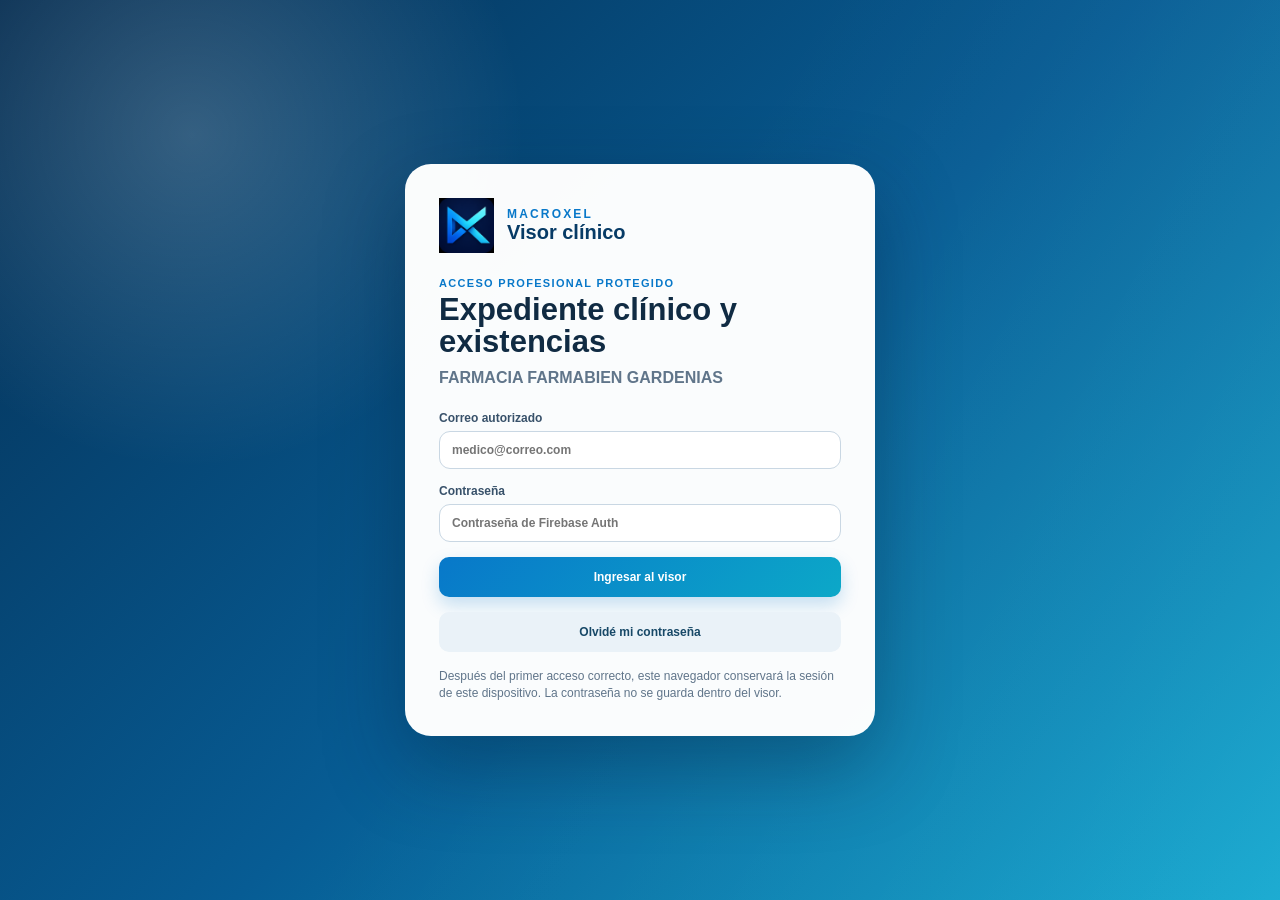
<file: docs/expediente-clinico/index.html>
<!doctype html>
<html lang="es-MX">
<head>
  <meta charset="utf-8">
  <meta name="viewport" content="width=device-width,initial-scale=1">
  <meta name="color-scheme" content="light">
  <meta http-equiv="Content-Security-Policy" content="default-src 'self'; script-src 'self'; style-src 'self'; img-src 'self' data: blob:; connect-src 'self' https://*.googleapis.com https://*.firebaseio.com https://*.firebasedatabase.app; object-src 'none'; base-uri 'self'; form-action 'self'; frame-ancestors 'none'">
  <title>Visor Expediente Clínico y Existencias</title>
  <link rel="stylesheet" href="styles.css">
  <link rel="stylesheet" href="visibility.css">
  <link rel="stylesheet" href="prescriptions.css">
</head>
<body>
  <div id="login-screen" class="login-screen">
    <section class="login-card" aria-labelledby="login-title">
      <div class="brand-mark"><img src="logo.ico" alt="Logo Macroxel"><div><span>MACROXEL</span><strong>Visor clínico</strong></div></div>
      <p class="eyebrow">Acceso profesional protegido</p>
      <h1 id="login-title">Expediente clínico y existencias</h1>
      <p id="login-farmacia" class="login-farmacia">Cargando configuración de la farmacia…</p>
      <form id="login-form" class="stack" autocomplete="on">
        <label>Correo autorizado<input id="login-email" type="email" autocomplete="username" required placeholder="medico@correo.com"></label>
        <label>Contraseña<input id="login-password" type="password" autocomplete="current-password" required minlength="6" placeholder="Contraseña de Firebase Auth"></label>
        <button id="login-submit" class="btn primary wide" type="submit">Ingresar al visor</button>
        <button id="login-reset-password" class="btn ghost wide" type="button">Olvidé mi contraseña</button>
      </form>
      <p id="login-message" class="message" role="status" aria-live="polite">Después del primer acceso correcto, este navegador conservará la sesión de este dispositivo. La contraseña no se guarda dentro del visor.</p>
    </section>
  </div>

  <div id="app" class="app" hidden>
    <header class="topbar">
      <div class="brand">
        <img src="logo.ico" alt="Logo Macroxel">
        <div><small>VISOR EXPEDIENTE CLÍNICO Y EXISTENCIAS</small><h1 id="farmacia-name">Farmacia</h1></div>
      </div>
      <div class="top-actions">
        <span id="sync-badge" class="badge ok">● Conectado</span>
        <span id="backup-badge" class="badge warn">Respaldo local pendiente</span>
        <button id="btn-backup-folder" class="btn ghost" type="button">Carpeta de respaldos</button>
        <button id="btn-logout" class="btn dark" type="button">Cerrar sesión</button>
      </div>
    </header>

    <nav class="nav" aria-label="Módulos">
      <button class="nav-btn active" data-view="dashboard" type="button">Resumen</button>
      <button class="nav-btn" data-view="records" type="button">Expedientes</button>
      <button class="nav-btn" data-view="consultation" type="button">Nueva consulta</button>
      <button class="nav-btn" data-view="prescriptions" type="button">Recetario</button>
      <button class="nav-btn" data-view="inventory" type="button">Inventario</button>
      <button class="nav-btn" data-view="references" type="button">Referencias</button>
      <button class="nav-btn" data-view="clinical-settings" type="button">Configuración</button>
    </nav>

    <main>
      <section id="view-dashboard" class="view active">
        <div class="page-head"><div><p class="eyebrow">Panel clínico</p><h2>Resumen operativo</h2><p>Expedientes recientes, continuidad clínica y disponibilidad de productos.</p></div><button class="btn primary" data-open-view="consultation" type="button">+ Nueva consulta</button></div>
        <div class="kpi-grid">
          <article class="kpi"><span>Pacientes recientes</span><strong id="kpi-patients">0</strong><small>Últimos registros consultados</small></article>
          <article class="kpi"><span>Consultas del día</span><strong id="kpi-today">0</strong><small>Notas médicas registradas</small></article>
          <article class="kpi"><span>Productos destacados</span><strong id="kpi-products">0</strong><small>Más utilizados por la farmacia</small></article>
          <article class="kpi"><span>Última sincronización</span><strong id="kpi-sync">—</strong><small>Inventario del sistema principal</small></article>
        </div>
        <div class="two-cols">
          <article class="panel"><div class="panel-head"><div><h3>Pacientes recientes</h3><p>Acceso rápido a los últimos expedientes.</p></div><button class="link-btn" data-open-view="records" type="button">Ver expedientes</button></div><div id="recent-patients" class="list"><div class="empty">Sin pacientes cargados.</div></div></article>
          <article class="panel"><div class="panel-head"><div><h3>Productos más utilizados</h3><p>Solo se descargan 20 productos al abrir el visor.</p></div><button class="link-btn" data-open-view="inventory" type="button">Consultar inventario</button></div><div id="dashboard-products" class="compact-products"><div class="empty">Sin inventario sincronizado.</div></div></article>
        </div>
        <aside class="compliance-note"><strong>Uso responsable</strong><span>Este visor apoya la integración documental. La valoración, diagnóstico, prescripción, firma y cumplimiento normativo corresponden al profesional de la salud y al establecimiento.</span></aside>
      </section>

      <section id="view-prescriptions" class="view">
        <div class="page-head"><div><p class="eyebrow">Prescripción médica</p><h2>Recetario electrónico</h2><p>Genera recetas consecutivas, resguárdalas en el expediente y envía los productos disponibles a la farmacia.</p></div><div class="page-actions"><button id="btn-new-prescription" class="btn ghost" type="button">Nueva receta</button><button id="btn-print-prescription" class="btn primary" type="button" disabled>Imprimir / Guardar PDF</button></div></div>
        <div class="prescription-workspace">
          <form id="prescription-form" class="panel clinical-form prescription-editor">
            <div class="panel-head"><div><h3>Datos de la receta</h3><p id="prescription-next-folio">Próximo folio: pendiente de configuración</p></div><span id="prescription-config-badge" class="badge warn">Completar configuración</span></div>
            <details id="prescription-prescriber-section" class="rx-collapsible-section" open>
              <summary><span>Prescripción y emisión</span><strong id="prescription-prescriber-summary">Selecciona al médico que prescribe</strong><em>Ampliar / minimizar</em></summary>
              <div class="rx-collapsible-body form-grid cols-3">
                <label>Médico que prescribe<select id="prescription-doctor" required><option value="">Configura y selecciona un médico</option></select></label><label>Fecha y hora de emisión<input id="prescription-datetime" type="datetime-local" required></label><label>Vigencia hasta<input id="prescription-valid-until" type="date" required></label>
                <label>Tipo de receta<select id="prescription-type" required><option value="ORDINARIA">ORDINARIA</option><option value="ANTIBIOTICO">ANTIBIÓTICO</option></select></label>
              </div>
            </details>
            <details id="prescription-patient-section" class="rx-collapsible-section" open>
              <summary><span>Datos del paciente</span><strong id="prescription-patient-summary">Captura o selecciona al paciente</strong><em>Ampliar / minimizar</em></summary>
              <div class="rx-collapsible-body form-grid cols-3">
                <label class="span-2">Nombre completo del paciente<input id="prescription-patient-label" required maxlength="180" autocomplete="off" placeholder="Escribe el nombre o selecciona un expediente"></label><button id="btn-pick-prescription-patient" class="btn ghost align-end" type="button">Seleccionar expediente</button>
                <label>Fecha de nacimiento (opcional)<input id="prescription-patient-birth" type="date"></label><label>Edad<input id="prescription-patient-age" type="number" min="0" max="130" step="1" required></label><label>Sexo<select id="prescription-patient-sex" required><option value="">SELECCIONAR</option><option value="MASCULINO">MASCULINO</option><option value="FEMENINO">FEMENINO</option></select></label>
                <label>Peso actual (kg)<input id="prescription-patient-weight" type="number" min="0.2" max="500" step="0.1" required></label><label>Talla (cm)<input id="prescription-patient-height" type="number" min="30" max="250" step="0.1" required></label><label>IMC<input id="prescription-patient-bmi" type="number" step="0.1" readonly required></label>
                <label>Temperatura (°C)<input id="prescription-patient-temperature" type="number" min="30" max="45" step="0.1" required></label><label>Presión arterial (mmHg)<span class="blood-pressure-fields"><input id="prescription-patient-systolic" type="number" min="40" max="300" step="1" required aria-label="Presión sistólica" placeholder="Sistólica"><b>/</b><input id="prescription-patient-diastolic" type="number" min="20" max="200" step="1" required aria-label="Presión diastólica" placeholder="Diastólica"></span></label>
                <label class="span-3">Alergias<input id="prescription-patient-allergies" required maxlength="500" placeholder="Escribe las alergias o NEGADAS"></label>
                <label class="span-3">Diagnóstico médico<textarea id="prescription-diagnosis" required maxlength="1800"></textarea></label>
              </div>
            </details>
            <fieldset><legend>Medicamentos</legend>
              <div class="prescription-product-search"><input id="prescription-product-search" type="search" placeholder="Escanea código o busca en el inventario" autocomplete="off"><button id="btn-search-prescription-product" class="btn dark" type="button">Buscar</button><button id="btn-add-manual-medicine" class="btn ghost" type="button">+ Medicamento manual</button></div>
              <div id="prescription-product-results" class="prescription-search-results" hidden></div>
              <div id="prescription-lines" class="prescription-lines"><div class="empty">Agrega al menos un medicamento.</div></div>
            </fieldset>
            <fieldset><legend>Indicaciones complementarias</legend><div class="form-grid cols-2"><label class="span-2">Indicaciones no farmacológicas y signos de alarma<textarea id="prescription-nonpharma" maxlength="2500" placeholder="Alimentación, ejercicio, autocuidados, seguimiento o referencia"></textarea></label></div></fieldset>
            <label class="confirm"><input id="prescription-confirm" type="checkbox" required><span>Confirmo que valoré al paciente y revisé medicamento, dosis, vía, frecuencia, duración y alergias. Al guardar, la receta y su folio quedarán como registro histórico inmutable.</span></label>
            <div class="form-actions"><button id="btn-save-prescription" class="btn primary" type="submit">Guardar receta y asignar folio</button><button class="btn ghost" type="reset">Limpiar captura</button></div>
          </form>
          <aside class="prescription-preview-column"><div id="prescription-preview" class="prescription-paper"><div class="empty hero-empty"><b>Vista previa de receta</b><span>Completa la configuración médica y selecciona un paciente.</span></div></div></aside>
        </div>
        <section class="panel prescription-history-panel"><div class="panel-head"><div><h3>Historial de recetas</h3><p>Últimas 50 recetas guardadas. Busca por folio o paciente.</p></div><button id="btn-export-prescriptions" class="btn ghost" type="button">Exportar historial a Excel</button></div><div class="search-row"><input id="prescription-history-search" type="search" placeholder="Folio o nombre del paciente"><button id="btn-search-prescription-history" class="btn dark" type="button">Filtrar</button></div><div id="prescription-history" class="prescription-history"><div class="empty">Sin recetas cargadas.</div></div></section>
      </section>

      <section id="view-clinical-settings" class="view">
        <div class="page-head"><div><p class="eyebrow">Configuración del profesional</p><h2>Datos del recetario</h2><p>Estos datos se precargan en cada receta. La dirección procede del sistema principal.</p></div><span class="badge info">Guardado por usuario médico</span></div>
        <div class="settings-layout settings-form">
          <section class="panel clinical-form doctor-manager-panel">
            <div class="panel-head"><div><h3>Médicos del recetario</h3><p>Registra hasta cuatro perfiles independientes y elige cuál se usará en cada receta.</p></div><button id="btn-new-doctor" class="btn ghost" type="button">+ Nuevo médico</button></div>
            <div id="doctor-profiles-list" class="doctor-profiles-list"><div class="empty">Sin médicos configurados.</div></div>
          </section>
          <form id="clinical-settings-form" class="panel clinical-form doctor-editor">
            <input id="settings-doctor-id" type="hidden">
            <details id="settings-doctor-editor-section" class="settings-collapsible-section">
              <summary><span>Datos del médico</span><strong id="settings-doctor-editor-summary">Selecciona + Nuevo médico o Editar</strong><em>Cerrado</em></summary>
              <div class="settings-collapsible-body">
                <fieldset><legend>Identificación profesional</legend><div class="form-grid cols-3">
                  <label class="span-2">Nombre completo<input id="settings-doctor-name" required maxlength="160"></label><label>Cédula profesional<input id="settings-doctor-license" required maxlength="40"></label>
                  <label>Sexo del médico<select id="settings-doctor-sex" required><option value="">SELECCIONAR</option><option value="MASCULINO">MASCULINO</option><option value="FEMENINO">FEMENINO</option></select></label><label>Profesión<input id="settings-doctor-profession" required maxlength="100" placeholder="MÉDICO CIRUJANO"></label><label>Especialidad<input id="settings-doctor-specialty" maxlength="120" placeholder="MEDICINA GENERAL"></label>
                  <label class="span-3 doctor-university-row">Universidad / institución formadora<input id="settings-doctor-university" required maxlength="180"></label>
                </div></fieldset>
                <fieldset><legend>Imágenes superiores de la receta</legend><div class="settings-images"><label class="image-picker"><span>Imagen superior izquierda</span><input id="settings-university-crest" type="file" accept="image/png,image/jpeg,image/webp"><img id="settings-university-crest-preview" alt="Vista previa de la imagen izquierda" hidden><small>Escudo, logotipo o distintivo del médico.</small><button id="btn-clear-university-crest" class="link-btn" type="button">Quitar imagen</button></label><label class="image-picker"><span>Imagen superior derecha</span><input id="settings-doctor-signature" type="file" accept="image/png,image/jpeg,image/webp"><img id="settings-doctor-signature-preview" alt="Vista previa de la imagen derecha" hidden><small>Escudo, logotipo o segundo distintivo.</small><button id="btn-clear-doctor-signature" class="link-btn" type="button">Quitar imagen</button></label></div></fieldset>
                <label class="confirm"><input id="settings-confirm" type="checkbox" required><span>Confirmo que los datos del médico son correctos y están autorizados para aparecer en las recetas.</span></label>
                <div class="form-actions"><button class="btn primary" type="submit">Guardar médico</button><button id="btn-cancel-doctor-edit" class="btn ghost" type="button">Cancelar edición</button></div>
              </div>
            </details>
          </form>
          <form id="clinical-contact-form" class="panel clinical-form">
            <div class="panel-head"><div><h3>Datos del establecimiento</h3><p>Se comparten entre todos los médicos. La dirección procede del sistema principal.</p></div></div>
            <div class="form-grid cols-3"><label class="span-2">Dirección del establecimiento<input id="settings-pharmacy-address" readonly required></label><label>Teléfono de la farmacia<input id="settings-pharmacy-phone" type="tel" required maxlength="30"></label></div>
            <div class="form-actions"><button class="btn primary" type="submit">Guardar teléfono</button></div>
          </form>
          <form id="folio-settings-form" class="panel clinical-form folio-settings-panel">
            <div class="panel-head"><div><h3>Control consecutivo de folios</h3><p>Independiente de los perfiles médicos. Nunca se reinicia al cambiar de profesional.</p></div></div>
            <fieldset><legend>Consecutivo general</legend><div class="folio-control"><label>Prefijo<input id="settings-folio-prefix" value="RX" maxlength="12" readonly></label><label>Siguiente número<input id="settings-folio-next" type="number" min="1" step="1" readonly></label><label>Dígitos<input id="settings-folio-width" type="number" min="3" max="10" value="6" readonly></label><button id="btn-enable-folio-edit" class="btn dark align-end" type="button">Editar control</button></div><div id="folio-edit-confirmation" class="folio-confirmation" hidden><label class="confirm"><input id="settings-folio-confirm" type="checkbox"><span>Confirmo que el cambio será auditado y no debe reutilizar folios previamente emitidos.</span></label><label>Escribe CAMBIAR FOLIO para confirmar<input id="settings-folio-phrase" autocomplete="off" placeholder="CAMBIAR FOLIO"></label></div><p id="folio-control-message" class="message">El número se reserva de manera atómica al guardar una receta; si una operación falla, el folio no se reutiliza.</p></fieldset>
            <div class="form-actions"><button class="btn primary" type="submit">Guardar control de folios</button></div>
          </form>
        </div>
      </section>

      <section id="view-records" class="view">
        <div class="page-head"><div><p class="eyebrow">Expedientes</p><h2>Pacientes y continuidad clínica</h2><p>Busca por nombre, teléfono o identificador. Se muestran como máximo 20 coincidencias.</p></div><button id="btn-new-patient" class="btn primary" type="button">+ Nuevo paciente</button></div>
        <div class="search-row"><input id="patient-search" type="search" placeholder="Nombre, teléfono o ID del paciente" autocomplete="off"><button id="btn-search-patient" class="btn dark" type="button">Buscar</button></div>
        <div class="records-layout">
          <aside class="panel records-list"><div id="patient-results" class="list"><div class="empty">Escribe al menos tres caracteres para buscar.</div></div></aside>
          <article id="patient-detail" class="panel patient-detail"><div class="empty hero-empty"><b>Selecciona un paciente</b><span>Consulta sus datos, notas médicas y referencias sin descargar expedientes ajenos.</span></div></article>
        </div>
      </section>

      <section id="view-consultation" class="view">
        <div class="page-head"><div><p class="eyebrow">Atención ambulatoria</p><h2>Nueva nota médica</h2><p>La nota queda fechada, identificada y bloqueada contra sobrescritura.</p></div><span class="badge info">NOM-004 · Nota de evolución</span></div>
        <form id="consultation-form" class="clinical-form">
          <fieldset><legend>Paciente y profesional</legend><div class="form-grid cols-3">
            <label class="span-2">Paciente seleccionado<input id="consult-patient-label" readonly required placeholder="Selecciona un paciente desde Expedientes"></label><button id="btn-pick-patient" class="btn ghost align-end" type="button">Seleccionar paciente</button>
            <label>Fecha y hora<input id="consult-datetime" type="datetime-local" required></label><label>Nombre completo del médico<input id="doctor-name" required maxlength="160"></label><label>Cédula profesional<input id="doctor-license" required maxlength="40"></label>
            <label>Especialidad / servicio<input id="doctor-specialty" maxlength="100" placeholder="Medicina general"></label><label>Tipo de nota<select id="note-type"><option>EVOLUCIÓN</option><option>PRIMERA VEZ</option><option>CORRECCIÓN / ACLARACIÓN</option><option>INTERCONSULTA</option></select></label><label>Folio interno<input id="consult-folio" readonly></label>
          </div></fieldset>
          <fieldset><legend>Signos vitales y somatometría</legend><div class="form-grid cols-6">
            <label>TA sistólica<input id="vital-sys" type="number" min="30" max="300" inputmode="decimal"></label><label>TA diastólica<input id="vital-dia" type="number" min="20" max="200" inputmode="decimal"></label><label>FC lpm<input id="vital-hr" type="number" min="20" max="260"></label><label>FR rpm<input id="vital-rr" type="number" min="5" max="80"></label><label>Temp. °C<input id="vital-temp" type="number" min="25" max="45" step="0.1"></label><label>SpO₂ %<input id="vital-spo2" type="number" min="40" max="100"></label>
            <label>Peso kg<input id="vital-weight" type="number" min="0.2" max="500" step="0.1"></label><label>Talla cm<input id="vital-height" type="number" min="20" max="260" step="0.1"></label><label>IMC<input id="vital-bmi" readonly></label><label>Glucosa mg/dL<input id="vital-glucose" type="number" min="10" max="1000"></label><label class="span-2">Dolor (0–10) y localización<input id="vital-pain" maxlength="100"></label>
          </div></fieldset>
          <fieldset><legend>Nota clínica</legend><div class="form-grid cols-2">
            <label class="span-2">Motivo de consulta<textarea id="consult-reason" required maxlength="1500"></textarea></label>
            <label>Interrogatorio y evolución del cuadro<textarea id="consult-subjective" required maxlength="5000"></textarea></label><label>Exploración física y estado mental, cuando aplique<textarea id="consult-objective" required maxlength="5000"></textarea></label>
            <label>Resultados relevantes de estudios<textarea id="consult-results" maxlength="3000" placeholder="Estudio, fecha y resultado relevante"></textarea></label><label>Diagnósticos o problemas clínicos<textarea id="consult-diagnosis" required maxlength="2500"></textarea></label>
            <label>Pronóstico<textarea id="consult-prognosis" required maxlength="1500"></textarea></label><label>Plan, tratamiento e indicaciones<textarea id="consult-treatment" required maxlength="5000" placeholder="Medicamento, dosis, vía, periodicidad y duración; medidas no farmacológicas"></textarea></label>
            <label class="span-2">Seguimiento y signos de alarma<textarea id="consult-followup" required maxlength="2500"></textarea></label>
          </div></fieldset>
          <label class="confirm"><input id="consult-confirm" type="checkbox" required><span>Confirmo que revisé la nota. Al guardar quedará como registro histórico inmutable; una corrección deberá asentarse mediante una nota nueva.</span></label>
          <div class="form-actions"><button id="btn-save-consultation" class="btn primary" type="submit">Guardar nota médica</button><button class="btn ghost" type="reset">Limpiar captura</button></div>
        </form>
      </section>

      <section id="view-inventory" class="view">
        <div class="page-head"><div><p class="eyebrow">Existencias</p><h2>Inventario para consulta médica</h2><p>La apertura descarga únicamente los 20 productos más utilizados. Las búsquedas consultan Firebase bajo demanda.</p></div><button id="btn-export-inventory" class="btn ghost" type="button">Exportar resultados a Excel</button></div>
        <div class="search-row"><input id="inventory-search" type="search" placeholder="Código de barras o denominación genérica" autocomplete="off"><button id="btn-search-inventory" class="btn dark" type="button">Buscar en el sistema principal</button></div>
        <div class="panel"><div class="panel-head"><div><h3 id="inventory-title">20 productos más utilizados</h3><p id="inventory-meta">Esperando sincronización del punto de venta.</p></div></div><div id="inventory-results" class="inventory-grid"><div class="empty">Sin inventario sincronizado.</div></div></div>
      </section>

      <section id="view-references" class="view">
        <div class="page-head"><div><p class="eyebrow">Continuidad y cumplimiento</p><h2>Referencias médicas y normativas</h2><p>Genera una referencia clínica y consulta las fuentes oficiales usadas para diseñar el visor.</p></div><span class="badge info">Información oficial</span></div>
        <div class="two-cols refs-layout">
          <form id="reference-form" class="panel clinical-form compact">
            <div class="panel-head"><div><h3>Nueva referencia / traslado</h3><p>Documento asociado al expediente seleccionado.</p></div></div>
            <div class="form-grid cols-2">
              <label class="span-2">Paciente<input id="reference-patient-label" readonly required placeholder="Selecciona un paciente desde Expedientes"></label>
              <label>Fecha y hora<input id="reference-datetime" type="datetime-local" required></label><label>Urgencia<select id="reference-priority"><option>ORDINARIA</option><option>PREFERENTE</option><option>URGENTE</option></select></label>
              <label class="span-2">Establecimiento o profesional receptor<input id="reference-recipient" required maxlength="200"></label>
              <label class="span-2">Motivo de envío<textarea id="reference-reason" required maxlength="2500"></textarea></label>
              <label>Impresión diagnóstica<textarea id="reference-diagnosis" required maxlength="2500"></textarea></label><label>Estudios y resultados relevantes<textarea id="reference-results" maxlength="2500"></textarea></label>
              <label>Tratamiento otorgado<textarea id="reference-treatment" required maxlength="2500"></textarea></label><label>Nombre y cédula del médico remitente<textarea id="reference-doctor" required maxlength="220"></textarea></label>
            </div>
            <label class="confirm"><input id="reference-confirm" type="checkbox" required><span>Confirmo que revisé la referencia y que corresponde al paciente seleccionado.</span></label>
            <button class="btn primary" type="submit">Guardar referencia</button>
          </form>
          <div class="panel official-sources">
            <div class="panel-head"><div><h3>Referencias oficiales</h3><p>Consulta siempre las versiones vigentes y los criterios aplicables al establecimiento.</p></div></div>
            <a href="https://dof.gob.mx/nota_detalle_popup.php?codigo=5272787" target="_blank" rel="noopener noreferrer"><strong>NOM-004-SSA3-2012</strong><span>Integración, uso, conservación y confidencialidad del expediente clínico.</span></a>
            <a href="https://dof.gob.mx/nota_detalle_popup.php?codigo=5264342" target="_blank" rel="noopener noreferrer"><strong>NOM-024-SSA3-2012</strong><span>Sistemas de información de registro electrónico para la salud e interoperabilidad.</span></a>
            <a href="https://www.diputados.gob.mx/LeyesBiblio/pdf/LGS.pdf" target="_blank" rel="noopener noreferrer"><strong>Ley General de Salud vigente</strong><span>Marco sanitario aplicable a la prescripción, medicamentos y prestación de servicios de salud.</span></a>
            <a href="https://dof.gob.mx/nota_detalle.php?codigo=5144336&amp;fecha=27/05/2010" target="_blank" rel="noopener noreferrer"><strong>Control de antibióticos</strong><span>Lineamientos para venta, dispensación y retención de recetas de antibióticos.</span></a>
            <a href="https://www.diputados.gob.mx/LeyesBiblio/pdf_mov/Ley_Federal_de_Proteccion_de_Datos_Personales-Posesion-Particulares.pdf" target="_blank" rel="noopener noreferrer"><strong>Ley Federal de Protección de Datos Personales</strong><span>Datos sensibles, consentimiento, aviso de privacidad, seguridad y derechos ARCO.</span></a>
            <a href="https://dof.gob.mx/normasOficiales/8305/salud11_C/salud11_C.html" target="_blank" rel="noopener noreferrer"><strong>NOM-005-SSA3-2018</strong><span>Requisitos mínimos para establecimientos de atención médica ambulatoria.</span></a>
            <div class="retention"><b>Conservación mínima</b><span>El expediente debe conservarse al menos cinco años desde el último acto médico, sin perjuicio de plazos mayores que resulten aplicables.</span></div>
          </div>
        </div>
      </section>
    </main>
  </div>

  <dialog id="patient-dialog">
    <form id="patient-form" class="dialog-card">
      <div class="dialog-head"><div><p class="eyebrow">Expediente único</p><h2>Nuevo paciente</h2></div><button class="icon-btn" type="button" data-close-dialog aria-label="Cerrar">×</button></div>
      <div class="form-grid cols-3">
        <label class="span-2">Nombre completo<input id="patient-name" required maxlength="180"></label><label>Fecha de nacimiento<input id="patient-birth" type="date" required></label>
        <label>Sexo<select id="patient-sex" required><option value="">Selecciona</option><option>FEMENINO</option><option>MASCULINO</option><option>INTERSEXUAL</option><option>NO ESPECIFICADO</option></select></label><label>Teléfono<input id="patient-phone" type="tel" maxlength="30"></label><label>Correo<input id="patient-email" type="email" maxlength="160"></label>
        <label class="span-2">Domicilio<input id="patient-address" required maxlength="300"></label><label>Contacto de emergencia<input id="patient-emergency" maxlength="220"></label>
        <label>Grupo sanguíneo<input id="patient-blood" maxlength="20"></label><label>Alergias<textarea id="patient-allergies" required maxlength="1500" placeholder="Escribe NEGADAS si fueron interrogadas y no refiere"></textarea></label><label>Padecimientos crónicos<textarea id="patient-chronic" required maxlength="1500" placeholder="Escribe NEGADOS cuando corresponda"></textarea></label>
        <label>Antecedentes heredofamiliares<textarea id="patient-family-history" maxlength="2000"></textarea></label><label>Antecedentes personales patológicos<textarea id="patient-pathological" maxlength="2500"></textarea></label><label>Antecedentes personales no patológicos<textarea id="patient-nonpathological" maxlength="2500"></textarea></label>
        <label class="span-3">Observaciones y otros antecedentes<textarea id="patient-notes" maxlength="2500"></textarea></label>
      </div>
      <label class="confirm"><input id="patient-consent" type="checkbox" required><span>El paciente o su representante recibió el aviso de privacidad y otorgó el consentimiento aplicable para tratar datos personales sensibles de salud.</span></label>
      <div class="form-actions"><button class="btn primary" type="submit">Crear expediente</button><button class="btn ghost" type="button" data-close-dialog>Cancelar</button></div>
    </form>
  </dialog>

  <dialog id="patient-picker-dialog"><section class="dialog-card picker"><div class="dialog-head"><div><p class="eyebrow">Selección</p><h2>Elegir paciente</h2></div><button class="icon-btn" type="button" data-close-dialog>×</button></div><div class="search-row"><input id="picker-search" type="search" placeholder="Nombre, teléfono o ID"><button id="btn-picker-search" class="btn dark" type="button">Buscar</button></div><div id="picker-results" class="list"><div class="empty">Busca al paciente para continuar.</div></div></section></dialog>

  <div id="toast" class="toast" role="status" aria-live="polite" hidden></div>
  <section id="prescription-print" class="prescription-print" aria-hidden="true"></section>
  <script src="prescription-quantity.js" defer></script>
  <script src="app.js" defer></script>
</body>
</html>
</file>
<file: docs/expediente-clinico/styles.css>
:root{--navy:#073b66;--blue:#0878c9;--cyan:#11a8d8;--ink:#102b43;--muted:#60758a;--line:#d7e2ec;--bg:#f2f6fa;--white:#fff;--green:#079455;--amber:#b56800;--red:#c62f3b;--shadow:0 14px 38px rgba(8,44,77,.12);font-family:Inter,"Segoe UI",Arial,sans-serif;color:var(--ink);background:var(--bg)}*{box-sizing:border-box}body{margin:0;min-height:100vh;background:radial-gradient(circle at 85% -10%,#dff5ff 0,transparent 28%),var(--bg)}button,input,select,textarea{font:inherit}button{cursor:pointer}.login-screen{position:fixed;inset:0;display:grid;place-items:center;padding:24px;background:linear-gradient(135deg,#052d51 0%,#075c94 52%,#0aa5ce 100%);z-index:50}.login-screen:before{content:"";position:absolute;inset:0;background:radial-gradient(circle at 15% 15%,rgba(255,255,255,.19),transparent 25%),linear-gradient(120deg,transparent 45%,rgba(255,255,255,.08));pointer-events:none}.login-card{position:relative;width:min(470px,100%);padding:34px;border-radius:26px;background:rgba(255,255,255,.98);box-shadow:0 30px 80px rgba(0,25,50,.35)}.brand-mark,.brand{display:flex;align-items:center;gap:13px}.brand-mark img{width:55px;height:55px}.brand-mark span{display:block;font-size:12px;font-weight:900;letter-spacing:.18em;color:var(--blue)}.brand-mark strong{display:block;font-size:20px;color:var(--navy)}.eyebrow{margin:24px 0 5px;font-size:11px;font-weight:900;letter-spacing:.12em;text-transform:uppercase;color:var(--blue)}h1,h2,h3,p{margin-top:0}.login-card h1{font-size:31px;line-height:1.05;margin-bottom:10px}.login-farmacia{color:var(--muted);font-weight:700}.stack{display:grid;gap:15px;margin-top:24px}label{display:grid;gap:6px;font-size:12px;font-weight:800;color:#38516a}input,select,textarea{width:100%;border:1px solid #c9d7e3;border-radius:11px;background:#fff;color:var(--ink);padding:11px 12px;outline:none;transition:border .15s,box-shadow .15s}input:focus,select:focus,textarea:focus{border-color:var(--blue);box-shadow:0 0 0 3px rgba(8,120,201,.12)}textarea{min-height:96px;resize:vertical}.message{margin:16px 0 0;font-size:12px;line-height:1.45;color:var(--muted)}.message.error{color:var(--red);font-weight:800}.btn{border:0;border-radius:10px;padding:10px 14px;font-weight:900;font-size:12px;white-space:nowrap}.btn.primary{background:linear-gradient(135deg,var(--blue),#0ca8c8);color:#fff;box-shadow:0 8px 18px rgba(8,120,201,.22)}.btn.dark{background:#203e59;color:#fff}.btn.ghost{background:#eaf2f8;color:#174867}.btn.wide{width:100%;padding:13px}.btn:disabled{opacity:.55;cursor:not-allowed}.app{min-height:100vh}.topbar{position:sticky;top:0;z-index:20;display:flex;align-items:center;justify-content:space-between;gap:20px;padding:12px 24px;background:linear-gradient(100deg,#062f53,#075f98);color:#fff;box-shadow:0 5px 18px rgba(3,32,58,.2)}.brand img{width:46px;height:46px}.brand small{display:block;font-size:10px;font-weight:900;letter-spacing:.12em;color:#b8e7ff}.brand h1{margin:2px 0 0;font-size:20px}.top-actions{display:flex;align-items:center;gap:8px;flex-wrap:wrap}.badge{display:inline-flex;align-items:center;gap:5px;padding:7px 10px;border-radius:999px;font-size:10px;font-weight:900}.badge.ok{background:#dcfaec;color:#067647}.badge.warn{background:#fff2cc;color:#8b4f00}.badge.info{background:#e2f1ff;color:#075c94}.nav{display:flex;gap:6px;padding:10px 24px;background:#fff;border-bottom:1px solid var(--line);position:sticky;top:70px;z-index:15;overflow:auto}.nav-btn{border:0;border-radius:9px;background:transparent;color:#486176;padding:9px 15px;font-size:12px;font-weight:900}.nav-btn.active{background:#e6f3fc;color:#076eae}.view{display:none;padding:25px;max-width:1500px;margin:0 auto}.view.active{display:block}.page-head{display:flex;align-items:flex-start;justify-content:space-between;gap:18px;margin-bottom:20px}.page-head .eyebrow{margin:0 0 4px}.page-head h2{margin:0;font-size:26px}.page-head p:not(.eyebrow){margin:6px 0 0;color:var(--muted);font-size:13px}.kpi-grid{display:grid;grid-template-columns:repeat(4,minmax(0,1fr));gap:14px;margin-bottom:18px}.kpi,.panel{background:#fff;border:1px solid var(--line);border-radius:17px;box-shadow:0 5px 18px rgba(15,52,82,.06)}.kpi{padding:18px}.kpi span{display:block;color:var(--muted);font-size:11px;font-weight:900;text-transform:uppercase}.kpi strong{display:block;margin:8px 0 4px;font-size:26px;color:var(--navy)}.kpi small{color:#7890a4}.two-cols{display:grid;grid-template-columns:1.1fr .9fr;gap:16px}.panel{padding:18px}.panel-head{display:flex;justify-content:space-between;gap:12px;align-items:flex-start;margin-bottom:13px}.panel-head h3{margin:0;font-size:16px}.panel-head p{margin:4px 0 0;font-size:11px;color:var(--muted)}.link-btn{border:0;background:transparent;color:var(--blue);font-weight:900}.list{display:grid;gap:8px}.list-item{display:flex;justify-content:space-between;gap:12px;align-items:center;padding:11px;border:1px solid #e2ebf2;border-radius:12px;background:#fbfdff}.list-item:hover{border-color:#8ec9ea;background:#f2faff}.list-item b,.list-item span{display:block}.list-item b{font-size:13px}.list-item span{font-size:11px;color:var(--muted);margin-top:3px}.list-item button{border:0;background:#e5f2fb;color:#086aa5;border-radius:8px;padding:7px 9px;font-weight:900;font-size:10px}.empty{padding:28px;text-align:center;color:#7890a4;font-size:12px}.hero-empty{min-height:330px;display:grid;place-content:center;gap:7px}.hero-empty b{font-size:18px;color:#35536a}.compact-products{display:grid;grid-template-columns:repeat(2,minmax(0,1fr));gap:8px}.compact-product{padding:10px;border:1px solid #e2ebf2;border-radius:11px}.compact-product b{display:block;font-size:11px;white-space:nowrap;overflow:hidden;text-overflow:ellipsis}.compact-product span{display:block;margin-top:4px;font-size:10px;color:var(--muted)}.compliance-note{display:flex;gap:14px;margin-top:16px;padding:15px 18px;border-left:4px solid var(--cyan);border-radius:10px;background:#eaf8fc;font-size:12px}.compliance-note span{color:#49697d}.search-row{display:flex;gap:9px;margin-bottom:14px}.search-row input{min-width:0}.records-layout{display:grid;grid-template-columns:370px minmax(0,1fr);gap:15px}.records-list{max-height:68vh;overflow:auto}.patient-detail{min-height:420px}.patient-header{display:flex;align-items:flex-start;justify-content:space-between;gap:12px;padding-bottom:15px;border-bottom:1px solid var(--line)}.patient-header h3{font-size:21px;margin:0}.patient-id{color:var(--blue);font-size:11px;font-weight:900}.patient-actions{display:flex;gap:7px;flex-wrap:wrap}.patient-grid{display:grid;grid-template-columns:repeat(3,1fr);gap:10px;margin:15px 0}.data-card{padding:11px;border-radius:11px;background:#f5f9fc}.data-card span{display:block;font-size:9px;font-weight:900;text-transform:uppercase;color:#6e8496}.data-card b{display:block;margin-top:4px;font-size:12px;overflow-wrap:anywhere}.timeline{display:grid;gap:11px;margin-top:14px}.timeline-item{position:relative;padding:13px 13px 13px 18px;border:1px solid var(--line);border-left:4px solid var(--blue);border-radius:12px}.timeline-item.reference{border-left-color:var(--amber)}.timeline-item .meta{display:flex;justify-content:space-between;gap:10px;color:var(--muted);font-size:10px;font-weight:800}.timeline-item h4{margin:7px 0 5px;font-size:13px}.timeline-item p{margin:0;font-size:11px;color:#496176;white-space:pre-wrap}.clinical-form{display:grid;gap:15px}.clinical-form fieldset{border:1px solid var(--line);border-radius:15px;background:#fff;padding:16px;box-shadow:0 4px 15px rgba(20,55,85,.04)}.clinical-form legend{padding:0 7px;color:var(--navy);font-weight:900;font-size:13px}.clinical-form.compact{box-shadow:none}.form-grid{display:grid;gap:12px}.form-grid.cols-2{grid-template-columns:repeat(2,minmax(0,1fr))}.form-grid.cols-3{grid-template-columns:repeat(3,minmax(0,1fr))}.form-grid.cols-6{grid-template-columns:repeat(6,minmax(0,1fr))}.span-2{grid-column:span 2}.span-3{grid-column:span 3}.align-end{align-self:end;height:41px}.confirm{display:flex;align-items:flex-start;gap:9px;padding:13px;border-radius:12px;background:#fff8df;color:#674800;font-size:11px;line-height:1.45}.confirm input{width:17px;height:17px;margin:0;flex:0 0 auto}.form-actions{display:flex;gap:9px;justify-content:flex-end}.inventory-grid{display:grid;grid-template-columns:repeat(4,minmax(0,1fr));gap:11px}.product-card{display:flex;flex-direction:column;min-height:145px;padding:14px;border:1px solid #e0e9f0;border-radius:13px;background:#fbfdff}.product-card .product-code{font-size:9px;color:var(--blue);font-weight:900}.product-card h4{font-size:13px;margin:7px 0 5px}.product-card p{font-size:10px;color:var(--muted);margin:0}.product-card .stock{display:flex;justify-content:space-between;align-items:flex-end;margin-top:auto;padding-top:12px}.product-card .stock b{font-size:22px;color:var(--green)}.product-card .stock span{font-size:10px;color:var(--muted)}.refs-layout{align-items:start}.official-sources{display:grid;gap:9px}.official-sources .panel-head{margin-bottom:2px}.official-sources a{display:grid;gap:4px;padding:13px;border:1px solid var(--line);border-radius:11px;text-decoration:none;color:var(--navy);background:#fbfdff}.official-sources a:hover{border-color:#72bce5}.official-sources a span{color:var(--muted);font-size:11px;line-height:1.4}.retention{display:grid;gap:4px;padding:14px;border-radius:11px;background:#fff5d8;color:#694700}.retention span{font-size:11px;line-height:1.45}dialog{border:0;padding:0;border-radius:20px;box-shadow:0 25px 80px rgba(0,30,55,.3);width:min(1020px,calc(100% - 32px));max-height:90vh}dialog::backdrop{background:rgba(4,28,50,.67);backdrop-filter:blur(3px)}.dialog-card{padding:22px;background:#fff;overflow:auto;max-height:90vh}.dialog-card.picker{min-height:430px}.dialog-head{display:flex;align-items:flex-start;justify-content:space-between;margin-bottom:17px}.dialog-head .eyebrow{margin:0 0 4px}.dialog-head h2{margin:0}.icon-btn{border:0;border-radius:50%;width:34px;height:34px;background:#edf3f7;color:#36566f;font-size:22px}.toast{position:fixed;right:20px;bottom:20px;z-index:80;max-width:420px;padding:14px 17px;border-radius:12px;background:#153e5b;color:#fff;box-shadow:var(--shadow);font-size:12px;font-weight:800}.toast.error{background:#a8202b}.toast.ok{background:#067647}@media(max-width:1100px){.kpi-grid{grid-template-columns:repeat(2,1fr)}.inventory-grid{grid-template-columns:repeat(3,1fr)}.form-grid.cols-6{grid-template-columns:repeat(3,1fr)}}@media(max-width:820px){.topbar,.page-head{align-items:flex-start;flex-direction:column}.nav{top:118px}.two-cols,.records-layout{grid-template-columns:1fr}.records-list{max-height:360px}.inventory-grid{grid-template-columns:repeat(2,1fr)}.form-grid.cols-3,.form-grid.cols-2{grid-template-columns:1fr}.span-2,.span-3{grid-column:auto}}@media(max-width:560px){.view{padding:16px}.topbar{padding:12px 16px}.brand h1{font-size:16px}.top-actions{display:grid;grid-template-columns:1fr 1fr;width:100%}.badge{justify-content:center}.nav{padding:8px 14px}.kpi-grid,.inventory-grid,.compact-products{grid-template-columns:1fr}.search-row{flex-direction:column}.form-grid.cols-6{grid-template-columns:repeat(2,1fr)}.patient-grid{grid-template-columns:1fr}.login-card{padding:25px}}
</file>
<file: docs/expediente-clinico/visibility.css>
[hidden] {
  display: none !important;
}
</file>
<file: docs/expediente-clinico/prescriptions.css>
.page-actions{display:flex;gap:10px;align-items:center;flex-wrap:wrap}
.prescription-workspace{display:grid;grid-template-columns:minmax(0,1.15fr) minmax(410px,.85fr);gap:18px;align-items:start}
.prescription-editor{min-width:0}.prescription-preview-column{position:sticky;top:18px}
.prescription-paper{background:#fff;color:#10213c;border:1px solid #cbd8e6;border-radius:14px;min-height:500px;padding:18px 20px;box-shadow:0 18px 40px rgba(15,45,75,.12);font-family:Arial,sans-serif;box-sizing:border-box;display:flex;flex-direction:column}
.rx-collapsible-section{margin:0 0 12px;border:1px solid #cbd8e6;border-radius:14px;background:#fff;overflow:hidden}.rx-collapsible-section summary{display:grid;grid-template-columns:auto minmax(0,1fr) auto;gap:12px;align-items:center;padding:11px 14px;cursor:pointer;list-style:none;background:#eef7fd;color:#123657}.rx-collapsible-section summary::-webkit-details-marker{display:none}.rx-collapsible-section summary::before{content:"▸";font-weight:900;color:#0787c9}.rx-collapsible-section[open] summary::before{content:"▾"}.rx-collapsible-section summary>span{font-weight:900}.rx-collapsible-section summary>strong{font-size:12px;color:#075c94;white-space:nowrap;overflow:hidden;text-overflow:ellipsis}.rx-collapsible-section summary>em{font-size:10px;font-style:normal;color:#64748b;font-weight:700}.rx-collapsible-body{padding:14px}.rx-collapsible-section:not([open]) summary{border:0}.rx-collapsible-section:not([open]) summary>span{display:none}
.rx-head{display:grid;grid-template-columns:58px 1fr 58px;gap:10px;align-items:center;border-bottom:1.5px solid #075c94;padding-bottom:7px}
.rx-logo{width:54px;height:48px;object-fit:contain}.rx-logo-right{justify-self:end}.rx-head-center{text-align:center;min-width:0}
.rx-head-center h2{margin:0;color:#075c94;font-size:20px;line-height:1.05}.rx-doctor-line{display:grid;gap:4px;margin:5px 0 0;font-size:8.5px;line-height:1.25;white-space:normal}.rx-doctor-main{display:flex;align-items:center;justify-content:center;flex-wrap:wrap;column-gap:16px;row-gap:4px}.rx-doctor-university{display:block;width:100%;text-align:center;font-weight:700}.rx-doctor-part{position:relative}.rx-doctor-part::before{content:"·";position:absolute;left:-10px;color:#64748b;font-weight:800}.rx-folio-row{display:flex;justify-content:flex-end;padding:5px 0 2px}.rx-folio{color:#075c94;font-size:10px;text-align:right}
.rx-patient{margin:4px 0 6px;padding:6px 8px;background:#eef7fd;border-radius:7px;display:grid;grid-template-columns:repeat(4,minmax(0,1fr));gap:3px 9px;font-size:8px;line-height:1.2}.rx-patient .wide{grid-column:1/-1}.rx-patient-name{grid-column:1/3}.rx-patient-date{grid-column:3/5;text-align:right}
.blood-pressure-fields{display:grid;grid-template-columns:1fr auto 1fr;gap:5px;align-items:center}.blood-pressure-fields b{text-align:center}.blood-pressure-fields input{min-width:0}
.rx-medications{width:100%;border-collapse:collapse;font-size:8.7px;line-height:1.25}.rx-medications th{background:#075c94;color:#fff;text-align:left;padding:4px 5px}.rx-medications td{border-bottom:1px solid #d8e1ea;padding:5px;vertical-align:top}.rx-medications th:first-child,.rx-medications td:first-child{width:20px;text-align:center}
.rx-footer{margin-top:auto;padding-top:12px;display:flex;flex-direction:column}.rx-footer-bottom{margin-top:auto}.rx-notes{min-height:23px;padding:5px 7px;border:1px solid #d8e1ea;border-radius:6px;font-size:8.3px;line-height:1.25;white-space:pre-line}.rx-pharmacy-contact{display:flex;justify-content:center;gap:18px;flex-wrap:wrap;margin-top:5px;font-size:7.7px;line-height:1.2;color:#475569;text-align:center}
.rx-signature{display:flex;justify-content:flex-end;margin:0 0 26px}.rx-signature-box{width:190px;text-align:center;border-top:1px solid #334155;padding-top:3px;font-size:8px;line-height:1.2}
.prescription-product-search{display:grid;grid-template-columns:1fr auto auto;gap:8px}.prescription-search-results{margin:10px 0;max-height:240px;overflow:auto;border:1px solid #cbd8e6;border-radius:12px;background:#fff}
.rx-search-item{width:100%;border:0;border-bottom:1px solid #e2e8f0;background:#fff;padding:10px 12px;text-align:left;display:grid;grid-template-columns:1fr auto;gap:6px;cursor:pointer}.rx-search-item:hover{background:#eef7fd}.rx-search-item b,.rx-search-item span{display:block}.rx-search-item small{color:#64748b}
.prescription-lines{display:grid;gap:12px;margin-top:12px}.rx-line{border:1px solid #cbd8e6;border-radius:14px;padding:12px;background:#f8fbfe}.rx-line-head{display:flex;justify-content:space-between;gap:10px;align-items:center;margin-bottom:10px}.rx-line-head span{font-size:11px;color:#64748b}.rx-line-grid{display:grid;grid-template-columns:repeat(4,minmax(0,1fr));gap:9px}.rx-line-grid label{font-size:10px}.rx-line-grid .span-2{grid-column:span 2}.rx-line-grid .span-3{grid-column:span 3}.rx-line-grid .span-4{grid-column:1/-1}.rx-line-grid input,.rx-line-grid textarea,.rx-line-grid select{width:100%;box-sizing:border-box}.rx-line-grid [data-rx-quantity-help]{display:block;margin-top:4px;color:#047857;font-size:8.5px;line-height:1.25}.doctor-university-row{grid-column:1/-1!important;display:grid}
.prescription-history-panel{margin-top:18px}.prescription-history{display:grid;gap:9px;margin-top:12px}.rx-history-item{display:grid;grid-template-columns:1fr auto;gap:12px;padding:12px;border:1px solid #d8e1ea;border-radius:12px;background:#fff}.rx-history-item h4{margin:0;color:#075c94}.rx-history-item p{margin:4px 0 0;color:#64748b;font-size:12px}.rx-history-actions{display:flex;gap:6px;align-items:center;flex-wrap:wrap}.rx-history-actions button{border:0;border-radius:8px;padding:7px 10px;font-weight:700;cursor:pointer}.rx-history-actions .open{background:#e0f2fe;color:#075c94}.rx-history-actions .send{background:#16a34a;color:#fff}.rx-history-actions .sent{background:#dcfce7;color:#166534;cursor:default}
.settings-layout{display:grid;gap:16px}.settings-images{display:grid;grid-template-columns:1fr 1fr;gap:18px}.image-picker{border:1px dashed #94a3b8;border-radius:14px;padding:14px;display:grid;gap:8px;align-content:start}.image-picker>span{font-weight:800}.image-picker img{width:100%;height:110px;object-fit:contain;background:#fff;border:1px solid #e2e8f0;border-radius:10px}.settings-collapsible-section{border:0;border-radius:14px;overflow:hidden}.settings-collapsible-section summary{display:grid;grid-template-columns:auto minmax(0,1fr) auto;gap:12px;align-items:center;padding:12px 14px;cursor:pointer;list-style:none;background:#eef7fd;color:#123657}.settings-collapsible-section:not(.editor-ready) summary{cursor:default}.settings-collapsible-section summary::-webkit-details-marker{display:none}.settings-collapsible-section summary::before{content:"▸";font-weight:900;color:#0787c9}.settings-collapsible-section[open] summary::before{content:"▾"}.settings-collapsible-section summary>span{font-weight:900}.settings-collapsible-section summary>strong{font-size:12px;color:#075c94;overflow:hidden;text-overflow:ellipsis;white-space:nowrap}.settings-collapsible-section summary>em{font-size:10px;font-style:normal;color:#64748b}.settings-collapsible-body{padding:14px 4px 2px}.settings-collapsible-section[open] summary>em{font-size:0}.settings-collapsible-section[open] summary>em::after{content:"Ocultar";font-size:10px}
.doctor-profiles-list{display:grid;grid-template-columns:repeat(2,minmax(0,1fr));gap:10px}.doctor-profile-card{display:grid;grid-template-columns:1fr auto;gap:10px;align-items:center;border:1px solid #cbd8e6;border-radius:12px;padding:12px;background:#fff}.doctor-profile-card.selected{border-color:#0ea5e9;background:#effaff}.doctor-profile-card b,.doctor-profile-card span,.doctor-profile-card small{display:block}.doctor-profile-card span{font-size:11px;color:#64748b;margin-top:3px}.doctor-profile-card small{font-size:9px;color:#047857;margin-top:5px;font-weight:800}.doctor-profile-actions{display:flex;gap:5px;flex-wrap:wrap;justify-content:flex-end}.doctor-profile-actions .danger{color:#b91c1c}
.folio-settings-panel{border-color:#9bbbd6}.folio-control{display:grid;grid-template-columns:180px 220px 160px auto;gap:10px;align-items:end}.folio-confirmation{margin-top:12px;padding:12px;background:#fff7ed;border:1px solid #fdba74;border-radius:12px;display:grid;grid-template-columns:1.4fr 1fr;gap:12px}
.prescription-print{display:none}.prescription-sheet{box-sizing:border-box}.prescription-divider{display:flex;align-items:center;gap:8px;color:#64748b;font:7pt Arial,sans-serif}.prescription-divider::before,.prescription-divider::after{content:"";flex:1;border-top:1px dashed #94a3b8}.prescription-divider span{letter-spacing:1px}[hidden]{display:none!important}
@media(max-width:1100px){.prescription-workspace{grid-template-columns:1fr}.prescription-preview-column{position:static}.prescription-paper{min-height:480px}.folio-control{grid-template-columns:1fr 1fr}.settings-images{grid-template-columns:1fr}}
@media(max-width:700px){.prescription-product-search,.rx-line-grid,.rx-patient,.folio-confirmation{grid-template-columns:1fr}.rx-line-grid .span-2,.rx-line-grid .span-3,.rx-line-grid .span-4,.rx-patient .wide,.rx-patient-name,.rx-patient-date{grid-column:auto}.rx-patient-date{text-align:left}.rx-head{grid-template-columns:46px 1fr 46px}.rx-head-center h2{font-size:16px}.settings-images,.folio-control,.doctor-profiles-list{grid-template-columns:1fr}.rx-history-item,.doctor-profile-card{grid-template-columns:1fr}.rx-collapsible-section summary,.settings-collapsible-section summary{grid-template-columns:auto minmax(0,1fr)}.rx-collapsible-section summary>em,.settings-collapsible-section summary>em{display:none}}
@media print{
  body>*{display:none!important}body>#prescription-print{display:block!important}
  .prescription-print{position:static;width:auto;margin:0}.prescription-sheet{height:267mm;display:grid;grid-template-rows:minmax(0,1fr) 5mm minmax(0,1fr);gap:0;overflow:hidden}
  .prescription-copy{min-height:0;overflow:hidden}.prescription-copy .prescription-paper{height:100%;display:flex;flex-direction:column;box-shadow:none;border:0;border-radius:0;min-height:0;padding:3mm 5mm}
  .prescription-copy .rx-head{grid-template-columns:17mm 1fr 17mm;gap:2mm;padding-bottom:1.5mm}.prescription-copy .rx-logo{width:16mm;height:13mm}.prescription-copy .rx-head-center h2{font-size:12.5pt}.prescription-copy .rx-doctor-line{font-size:6.2pt;margin-top:1.2mm;gap:.8mm}.prescription-copy .rx-doctor-main{column-gap:3.5mm;row-gap:.8mm}.prescription-copy .rx-doctor-university{font-size:6.1pt}.prescription-copy .rx-doctor-part::before{left:-2.1mm}.prescription-copy .rx-folio-row{padding:1.2mm 0 .5mm}.prescription-copy .rx-folio{font-size:7pt}
  .prescription-copy .rx-patient{margin:1mm 0 1.5mm;padding:1.5mm 2mm;font-size:6.5pt}.prescription-copy .rx-medications{font-size:6.7pt}.prescription-copy .rx-medications th{padding:1mm 1.5mm}.prescription-copy .rx-medications td{padding:1.2mm 1.5mm}.prescription-copy .rx-footer{margin-top:auto;padding-top:2mm}.prescription-copy .rx-footer-bottom{margin-top:auto}.prescription-copy .rx-notes{min-height:7mm;font-size:6.3pt;padding:1.2mm 1.5mm}.prescription-copy .rx-pharmacy-contact{margin-top:1.2mm;gap:5mm;font-size:5.8pt}.prescription-copy .rx-signature{margin:0 0 7mm}.prescription-copy .rx-signature-box{width:52mm;font-size:6.2pt}
  @page{size:letter portrait;margin:5mm}
}
</file>
